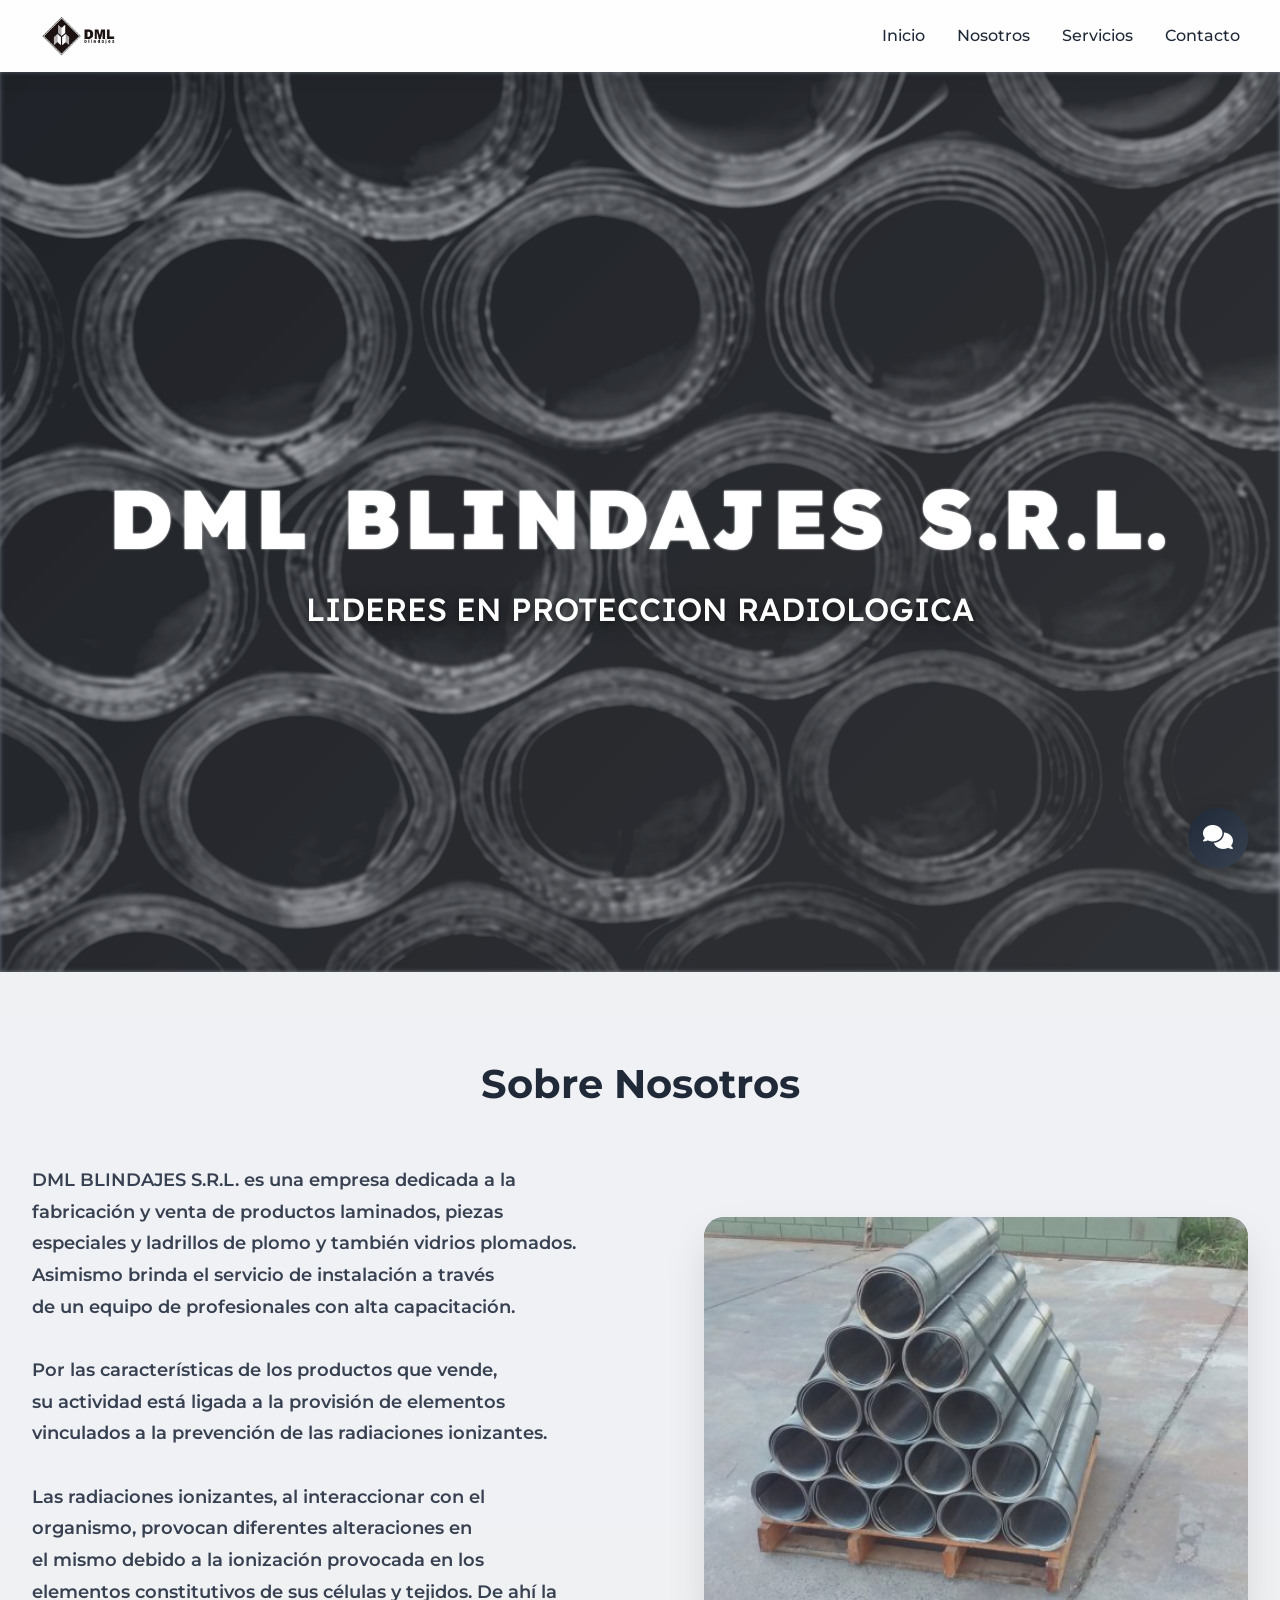
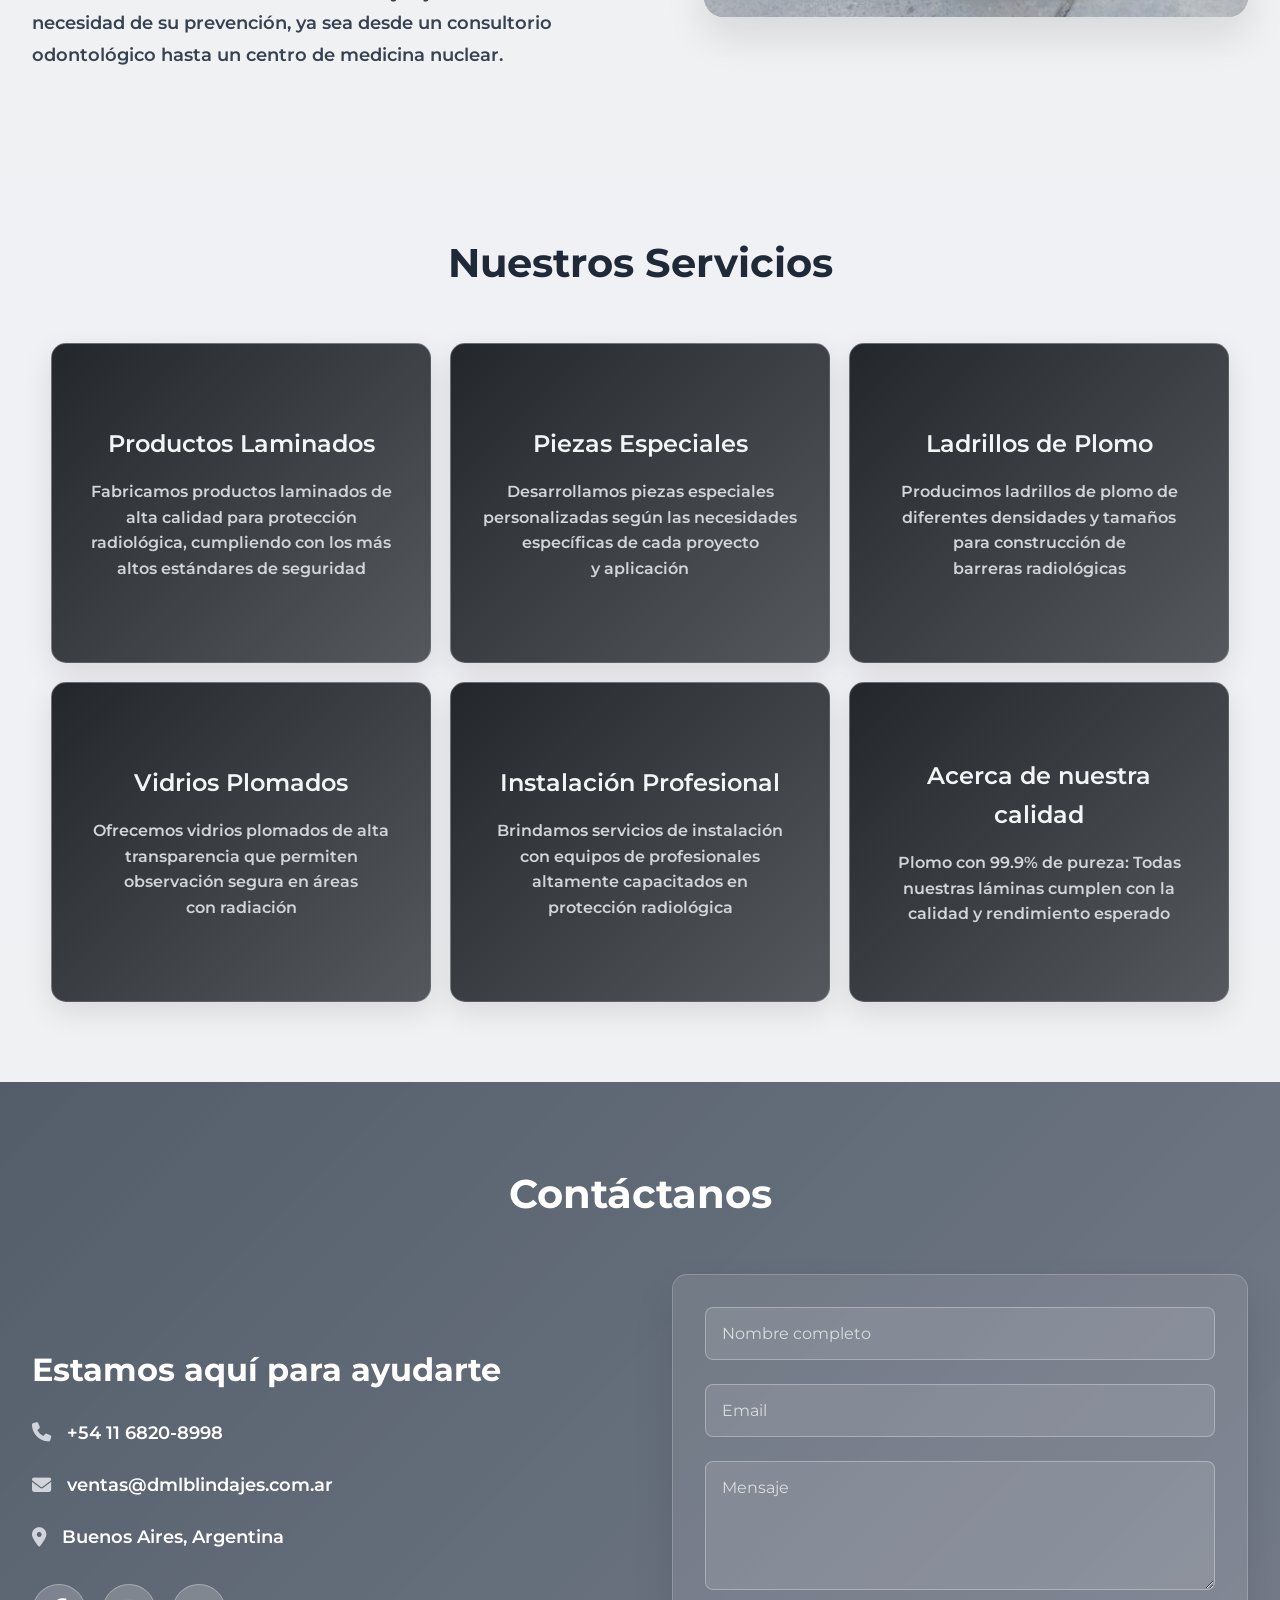
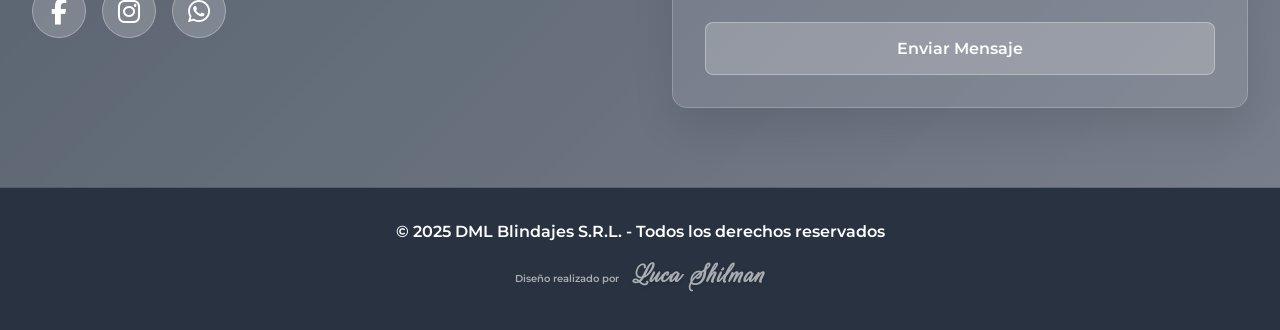
<file: index.html>
<!DOCTYPE html>
<html lang="es">
<head>
    <meta charset="UTF-8">
    <meta name="viewport" content="width=device-width, initial-scale=1.0">
    <title>DML Blindajes - Protección Radiológica | Productos Laminados y Vidrios Plomados</title>
    <meta name="description" content="DML Blindajes S.R.L. - Especialistas en protección radiológica. Productos laminados, piezas especiales, ladrillos de plomo y vidrios plomados. Instalación profesional en Argentina.">
    <meta name="keywords" content="protección radiológica, productos laminados, vidrios plomados, ladrillos de plomo, blindajes, radiación, Argentina">
    <meta name="author" content="DML Blindajes S.R.L.">
    <meta name="robots" content="index, follow">
    <meta property="og:title" content="DML Blindajes - Protección Radiológica">
    <meta property="og:description" content="Especialistas en protección radiológica. Productos laminados, piezas especiales y vidrios plomados.">
    <meta property="og:type" content="website">
    <meta property="og:url" content="https://dmlblindajes.com.ar">
    <meta property="og:image" content="logo-acostado-1030x500.png">
    <meta name="twitter:card" content="summary_large_image">
    <link rel="canonical" href="https://dmlblindajes.com.ar">
    <meta name="viewport" content="width=device-width, initial-scale=1.0">
    <meta name="theme-color" content="#4b5563">
    <link rel="icon" type="image/png" href="logo.png">
    <link rel="stylesheet" href="styles.css">
    
    <!-- Google Fonts -->
    <link rel="preconnect" href="https://fonts.googleapis.com">
    <link rel="preconnect" href="https://fonts.gstatic.com" crossorigin>
    <link href="https://fonts.googleapis.com/css2?family=Montserrat:wght@300;400;500;600;700&display=swap" rel="stylesheet">
    <link href="https://fonts.googleapis.com/css2?family=Lexend+Deca:wght@400;600;700&display=swap" rel="stylesheet">
    <link href="https://fonts.googleapis.com/css2?family=Rouge+Script&display=swap" rel="stylesheet">
    
    <!-- Font Awesome -->
    <link rel="stylesheet" href="https://cdnjs.cloudflare.com/ajax/libs/font-awesome/6.4.0/css/all.min.css">
</head>

<body>
    <!-- Header -->
    <header class="header" role="banner">
        <nav class="nav-container" role="navigation" aria-label="Navegación principal">
            <a href="index.html" class="logo" aria-label="DML Blindajes - Inicio">
                <img src="logo-acostado-1030x500.png" alt="DML Blindajes Logo" />
            </a>
            <ul class="nav-menu" role="menubar">
                <li role="none"><a href="index.html#inicio" role="menuitem">Inicio</a></li>
                <li role="none"><a href="index.html#nosotros" role="menuitem">Nosotros</a></li>
                <li role="none"><a href="index.html#servicios" role="menuitem">Servicios</a></li>
                <li role="none"><a href="index.html#contacto" role="menuitem">Contacto</a></li>
            </ul>
            <button class="mobile-menu-btn" aria-label="Abrir menú de navegación" aria-expanded="false">
                <i class="fas fa-bars"></i>
            </button>
        </nav>
    </header>

    <!-- Mobile Menu -->
    <div class="mobile-menu" role="dialog" aria-label="Menú de navegación móvil">
        <button class="mobile-close" aria-label="Cerrar menú de navegación">
            <i class="fas fa-times"></i>
        </button>
        <ul role="menubar">
            <li role="none"><a href="#inicio" role="menuitem">Inicio</a></li>
            <li role="none"><a href="#nosotros" role="menuitem">Nosotros</a></li>
            <li role="none"><a href="#servicios" role="menuitem">Servicios</a></li>
            <li role="none"><a href="#contacto" role="menuitem">Contacto</a></li>
        </ul>
    </div>

    <!-- Hero Section -->
    <section id="inicio" class="hero" role="banner" aria-labelledby="hero-title">
        <div class="hero-content">
            <h1 id="hero-title">DML BLINDAJES S.R.L.</h1>
            <h2 class="hero-sub">LIDERES EN PROTECCION RADIOLOGICA</h2>
        </div>
    </section>

    <!-- About Section -->
    <section id="nosotros" class="about" role="region" aria-labelledby="about-title">
        <div class="container">
            <h2 id="about-title" class="section-title animate-on-scroll">Sobre Nosotros</h2>
            <div class="about-content">
                <div class="about-text animate-on-scroll">
                    <p>DML BLINDAJES S.R.L. es una empresa dedicada a la fabricación y venta de productos laminados, piezas especiales y ladrillos de plomo y también vidrios plomados. Asimismo brinda el servicio de instalación a través de un equipo de profesionales con alta capacitación.</p>
                    <br>
                    <p>Por las características de los productos que vende, su actividad está ligada a la provisión de elementos vinculados a la prevención de las radiaciones ionizantes.</p>
                    <br>
                    <p>Las radiaciones ionizantes, al interaccionar con el organismo, provocan diferentes alteraciones en el mismo debido a la ionización provocada en los elementos constitutivos de sus células y tejidos. De ahí la necesidad de su prevención, ya sea desde un consultorio odontológico hasta un centro de medicina nuclear.</p>
                </div>
                <div class="about-image animate-on-scroll">
                </div>
            </div>
        </div>
    </section>

    <!-- Services Section -->
    <section id="servicios" class="services" role="region" aria-labelledby="services-title">
        <div class="container">
            <h2 id="services-title" class="section-title animate-on-scroll">Nuestros Servicios</h2>
            <div class="services-grid">
                <a class="service-card animate-on-scroll" href="laminados.html">
                    <div class="service-content">
                        <h3>Productos Laminados</h3>
                        <p>Fabricamos productos laminados de alta calidad para protección radiológica, cumpliendo con los más altos estándares de seguridad</p>
                    </div>
                </a>
                <a class="service-card animate-on-scroll" href="piezas.html">
                    <div class="service-content">
                        <h3>Piezas Especiales</h3>
                        <p>Desarrollamos piezas especiales personalizadas según las necesidades específicas de cada proyecto y aplicación</p>
                    </div>
                </a>
                <a class="service-card animate-on-scroll" href="ladrillos.html">
                    <div class="service-content">
                        <h3>Ladrillos de Plomo</h3>
                        <p>Producimos ladrillos de plomo de diferentes densidades y tamaños para construcción de barreras radiológicas</p>
                    </div>
                </a>
                <a class="service-card animate-on-scroll" href="vidrios.html">
                    <div class="service-content">
                        <h3>Vidrios Plomados</h3>
                        <p>Ofrecemos vidrios plomados de alta transparencia que permiten observación segura en áreas con radiación</p>
                    </div>
                </a>
                <a class="service-card animate-on-scroll" href="instalacion.html">
                    <div class="service-content">
                        <h3>Instalación Profesional</h3>
                        <p>Brindamos servicios de instalación con equipos de profesionales altamente capacitados en protección radiológica</p>
                    </div>
                </a>
                <a class="service-card animate-on-scroll" href="certificaciones.html">
                    <div class="service-content">
                        <h3>Acerca de nuestra calidad</h3>
                        <p>Plomo con 99.9% de pureza:
                        Todas nuestras láminas cumplen con la calidad y rendimiento esperado</p>
                    </div>
                </a>
            </div>
        </div>
    </section>

    <!-- Contact Section -->
    <section id="contacto" class="contact" role="region" aria-labelledby="contact-title">
        <div class="container">
            <h2 id="contact-title" class="section-title animate-on-scroll">Contáctanos</h2>
            <div class="contact-content">
                <div class="contact-info animate-on-scroll">
                    <h3>Estamos aquí para ayudarte</h3>
                    <div class="contact-item">
                        <i class="fas fa-phone"></i>
                        <span>+54 11 6820-8998</span>
                    </div>
                    <div class="contact-item">
                        <i class="fas fa-envelope"></i>
                        <span>ventas@dmlblindajes.com.ar</span>
                    </div>
                    <div class="contact-item">
                        <i class="fas fa-map-marker-alt"></i>
                        <span>Buenos Aires, Argentina</span>
                    </div>
                    <div class="social-links">
                        <a href="https://www.facebook.com/dmlblindajessrl/" class="social-link" target="_blank">
                            <i class="fab fa-facebook-f"></i>
                        </a>
                        <a href="https://www.instagram.com/dmlblindajes/" class="social-link" target="_blank">
                            <i class="fab fa-instagram"></i>
                        </a>
                        <a href="https://api.whatsapp.com/send?phone=541168208998&text=¡Hola!" class="social-link" target="_blank">
                            <i class="fab fa-whatsapp"></i>
                        </a>
                    </div>
                </div>
                <div class="contact-form animate-on-scroll">
                    <form>
                        <div class="form-group">
                            <input type="text" placeholder="Nombre completo" required>
                        </div>
                        <div class="form-group">
                            <input type="email" placeholder="Email" required>
                        </div>
                        <div class="form-group">
                            <textarea placeholder="Mensaje" rows="5" required></textarea>
                        </div>
                        <button type="submit" class="submit-btn">Enviar Mensaje</button>
                    </form>
                </div>
            </div>
        </div>
    </section>

    <!-- Footer -->
    <footer class="footer" role="contentinfo">
        <div class="footer-content">
            <p>&copy; 2025 DML Blindajes S.R.L. - Todos los derechos reservados</p>
            <p class="footer-content--firma">Diseño realizado por <span class="firma-luca">Luca Shilman</span></p>
        </div>
    </footer>

    <!-- AI Chat Widget -->
    <button class="chat-toggle" aria-label="Abrir chat de asistente virtual" onclick="toggleChat()">
        <i class="fas fa-comments"></i>
    </button>

    <div class="ai-chat-widget" id="chatWidget" role="dialog" aria-label="Chat de asistente virtual">
        <div class="chat-header">
            <h3>
                <span class="chat-header--span"></span>
                Asistente Virtual DML
            </h3>
            <button class="chat-close" onclick="toggleChat()" aria-label="Cerrar chat">
                <i class="fas fa-times"></i>
            </button>
        </div>
        <div class="chat-messages" id="chatMessages">
            <div class="message ai">
                ¡Hola! Soy el asistente virtual de DML Blindajes. ¿En qué puedo ayudarte hoy? Puedes preguntarme sobre nuestros productos de protección radiológica, servicios o solicitar una cotización.
            </div>
        </div>
        <div class="chat-input">
            <input type="text" id="chatInput" placeholder="Escribe tu mensaje..." aria-label="Mensaje del chat" onkeypress="handleChatKeyPress(event)">
            <button onclick="sendMessage()" aria-label="Enviar mensaje">
                <i class="fas fa-paper-plane"></i>
            </button>
        </div>
    </div>

    <!-- Structured Data --> 
    <script src="main.js"></script>
</body>
</html>
</file>
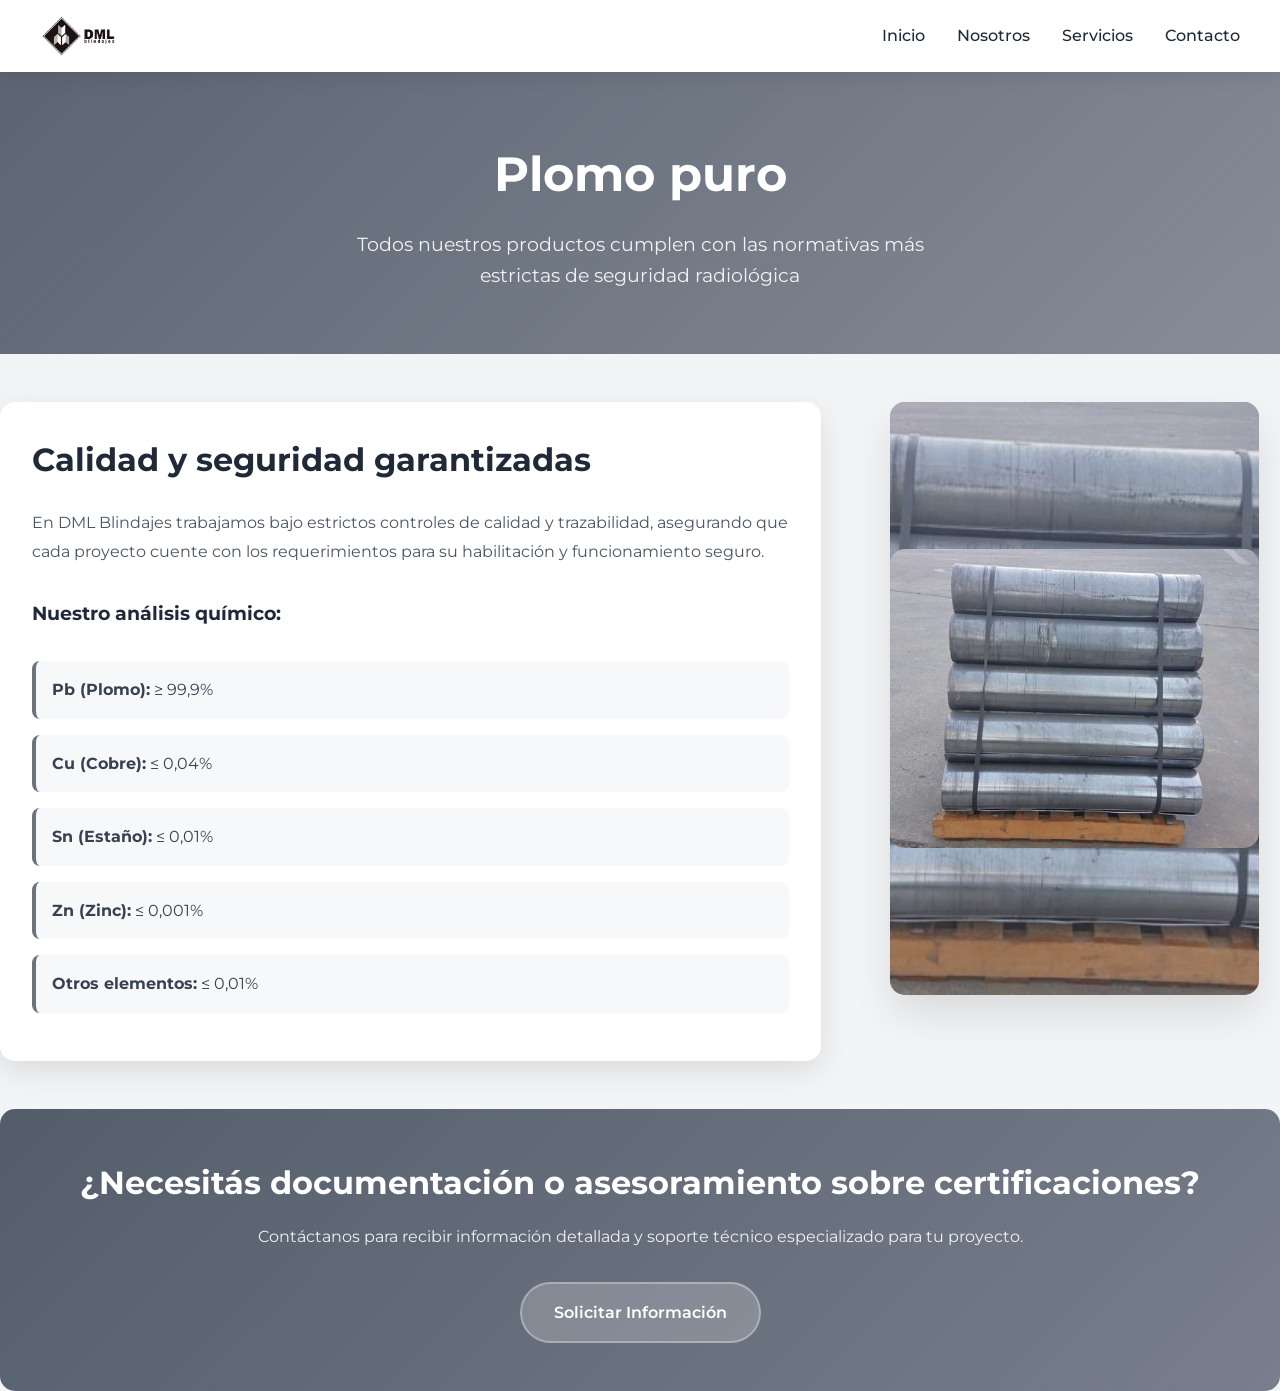
<file: certificaciones.html>
<!DOCTYPE html>
<html lang="es">
<head>
    <meta charset="UTF-8">
    <meta name="viewport" content="width=device-width, initial-scale=1.0">
    <title>Certificaciones - DML Blindajes</title>
    <meta name="description" content="Certificaciones de calidad y seguridad en proteccion radiologica. DML Blindajes S.R.L.">
    <!-- Google Fonts -->
    <link rel="preconnect" href="https://fonts.googleapis.com">
    <link rel="preconnect" href="https://fonts.gstatic.com" crossorigin>
    <link href="https://fonts.googleapis.com/css2?family=Montserrat:wght@300;400;500;600;700&display=swap" rel="stylesheet">
    <!-- Font Awesome -->
    <link rel="stylesheet" href="https://cdnjs.cloudflare.com/ajax/libs/font-awesome/6.4.0/css/all.min.css">
    <link rel="icon" type="image/png" href="logo.png">
    <link rel="stylesheet" href="certificacionesstyles.css">
    
</head>
<body>
    <!-- Header -->
    <header class="header" role="banner">
        <nav class="nav-container" role="navigation" aria-label="Navegación principal">
            <a href="index.html" class="logo" aria-label="DML Blindajes - Inicio">
                <img src="logo-acostado-1030x500.png" alt="DML Blindajes Logo" loading="lazy" />
            </a>
            <ul class="nav-menu" role="menubar">
                <li role="none"><a href="index.html#inicio" role="menuitem">Inicio</a></li>
                <li role="none"><a href="index.html#nosotros" role="menuitem">Nosotros</a></li>
                <li role="none"><a href="index.html#servicios" role="menuitem">Servicios</a></li>
                <li role="none"><a href="index.html#contacto" role="menuitem">Contacto</a></li>
            </ul>
            <button class="mobile-menu-btn" aria-label="Abrir menú de navegación" aria-expanded="false">
                <i class="fas fa-bars"></i>
            </button>
        </nav>
    </header>
    <!-- Mobile Menu -->
    <div class="mobile-menu" role="dialog" aria-label="Menú de navegación móvil">
        <button class="mobile-close" aria-label="Cerrar menú de navegación">
            <i class="fas fa-times"></i>
        </button>
        <ul role="menubar">
            <li role="none"><a href="index.html#inicio" role="menuitem">Inicio</a></li>
            <li role="none"><a href="index.html#nosotros" role="menuitem">Nosotros</a></li>
            <li role="none"><a href="index.html#servicios" role="menuitem">Servicios</a></li>
            <li role="none"><a href="index.html#contacto" role="menuitem">Contacto</a></li>
        </ul>
    </div>
    <!-- Service Hero -->
    <section class="service-hero">
        <div class="container">
            <h1>Plomo puro</h1>
            <p>Todos nuestros productos cumplen con las normativas más estrictas de seguridad radiológica</p>
        </div>
    </section>
    <!-- Service Content -->
    <div class="container">
        <div class="service-content">
            <div class="service-text">
                <h2>Calidad y seguridad garantizadas</h2>
                <p>En DML Blindajes trabajamos bajo estrictos controles de calidad y trazabilidad, asegurando que cada proyecto cuente con los requerimientos para su habilitación y funcionamiento seguro.</p>
                <h3>Nuestro análisis químico:</h3>
                <ul class="features-list">
                    <li><strong>Pb (Plomo):</strong> ≥ 99,9%</li>
                    <li><strong>Cu (Cobre):</strong> ≤ 0,04%</li>
                    <li><strong>Sn (Estaño):</strong> ≤ 0,01%</li>
                    <li><strong>Zn (Zinc):</strong> ≤ 0,001%</li>
                    <li><strong>Otros elementos:</strong> ≤ 0,01%</li>
                </ul>
            </div>
            <div class="service-image">
                <img src="IMG-20170207-WA0024-495x400.jpg" alt="Certificados de calidad y seguridad radiológica" loading="lazy" />
            </div>
        </div>
        <!-- CTA Section -->
        <div class="cta-section">
            <h3>¿Necesitás documentación o asesoramiento sobre certificaciones?</h3>
            <p>Contáctanos para recibir información detallada y soporte técnico especializado para tu proyecto.</p>
            <a href="index.html#contacto" class="cta-button">Solicitar Información</a>
        </div>
    </div>
    <script src="certificaciones.js"></script>
</body>
</html>
</file>
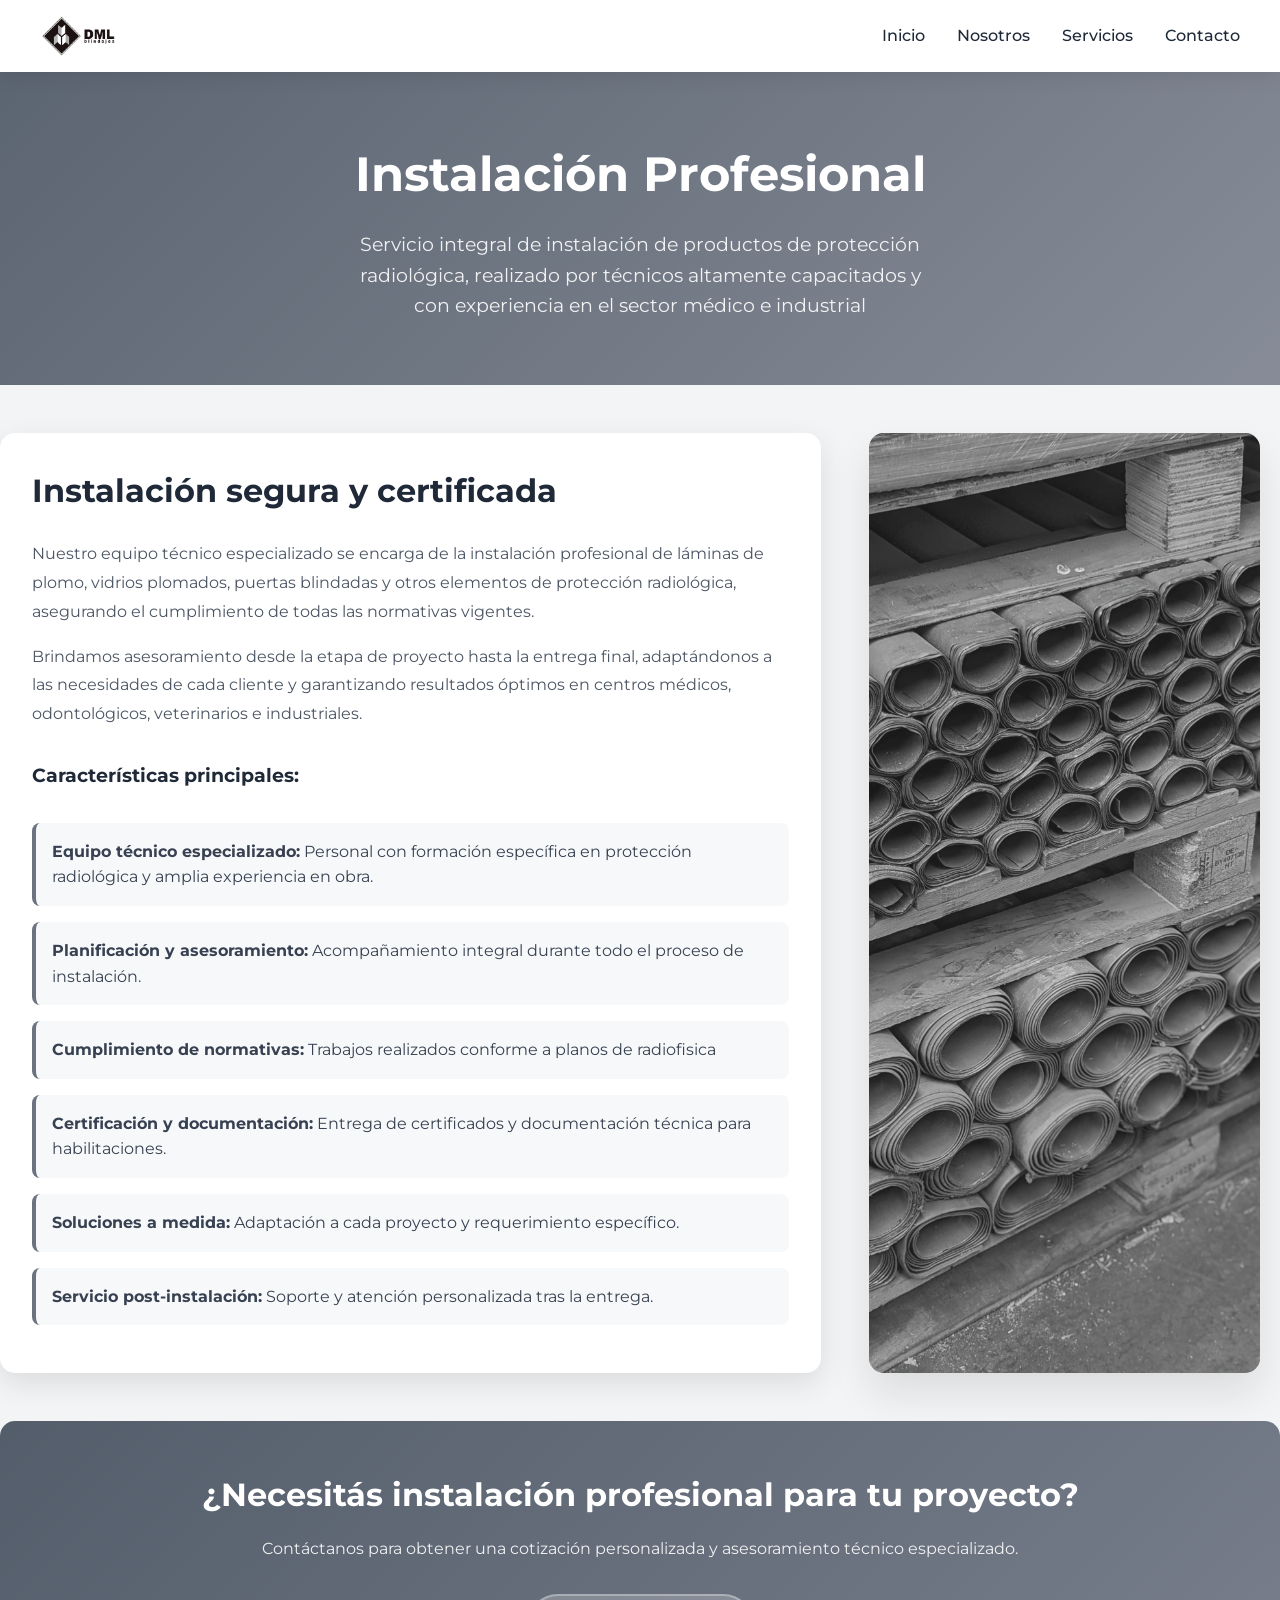
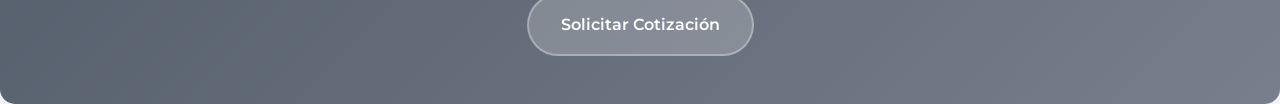
<file: instalacion.html>
<!DOCTYPE html>
<html lang="es">
<head>
    <meta charset="UTF-8">
    <meta name="viewport" content="width=device-width, initial-scale=1.0">
    <title>Instalación Profesional - DML Blindajes</title>
    <meta name="description" content="Servicio de instalación profesional de productos de protección radiológica. DML Blindajes S.R.L.">
    <!-- Google Fonts -->
    <link rel="preconnect" href="https://fonts.googleapis.com">
    <link rel="preconnect" href="https://fonts.gstatic.com" crossorigin>
    <link href="https://fonts.googleapis.com/css2?family=Montserrat:wght@300;400;500;600;700&display=swap" rel="stylesheet">
    <!-- Font Awesome -->
    <link rel="stylesheet" href="https://cdnjs.cloudflare.com/ajax/libs/font-awesome/6.4.0/css/all.min.css">
    <link rel="icon" type="image/png" href="logo.png">
    <link rel="stylesheet" href="instalacionstyles.css">
    
</head>
<body>
    <!-- Header -->
    <header class="header" role="banner">
        <nav class="nav-container" role="navigation" aria-label="Navegación principal">
            <a href="index.html" class="logo" aria-label="DML Blindajes - Inicio">
                <img src="logo-acostado-1030x500.png" alt="DML Blindajes Logo" loading="lazy" />
            </a>
            <ul class="nav-menu" role="menubar">
                <li role="none"><a href="index.html#inicio" role="menuitem">Inicio</a></li>
                <li role="none"><a href="index.html#nosotros" role="menuitem">Nosotros</a></li>
                <li role="none"><a href="index.html#servicios" role="menuitem">Servicios</a></li>
                <li role="none"><a href="index.html#contacto" role="menuitem">Contacto</a></li>
            </ul>
            <button class="mobile-menu-btn" aria-label="Abrir menú de navegación" aria-expanded="false">
                <i class="fas fa-bars"></i>
            </button>
        </nav>
    </header>
    <!-- Mobile Menu -->
    <div class="mobile-menu" role="dialog" aria-label="Menú de navegación móvil">
        <button class="mobile-close" aria-label="Cerrar menú de navegación">
            <i class="fas fa-times"></i>
        </button>
        <ul role="menubar">
            <li role="none"><a href="index.html#inicio" role="menuitem">Inicio</a></li>
            <li role="none"><a href="index.html#nosotros" role="menuitem">Nosotros</a></li>
            <li role="none"><a href="index.html#servicios" role="menuitem">Servicios</a></li>
            <li role="none"><a href="index.html#contacto" role="menuitem">Contacto</a></li>
        </ul>
    </div>
    <!-- Service Hero -->
    <section class="service-hero">
        <div class="container">
            <h1>Instalación Profesional</h1>
            <p>Servicio integral de instalación de productos de protección radiológica, realizado por técnicos altamente capacitados y con experiencia en el sector médico e industrial</p>
        </div>
    </section>


    <!-- Service Content -->
    <div class="container">
        <div class="service-content">
            <div class="service-text">
                <h2>Instalación segura y certificada</h2>
                <p>Nuestro equipo técnico especializado se encarga de la instalación profesional de láminas de plomo, vidrios plomados, puertas blindadas y otros elementos de protección radiológica, asegurando el cumplimiento de todas las normativas vigentes.</p>
                <p>Brindamos asesoramiento desde la etapa de proyecto hasta la entrega final, adaptándonos a las necesidades de cada cliente y garantizando resultados óptimos en centros médicos, odontológicos, veterinarios e industriales.</p>
                <h3>Características principales:</h3>
                <ul class="features-list">
                    <li><strong>Equipo técnico especializado:</strong> Personal con formación específica en protección radiológica y amplia experiencia en obra.</li>
                    <li><strong>Planificación y asesoramiento:</strong> Acompañamiento integral durante todo el proceso de instalación.</li>
                    <li><strong>Cumplimiento de normativas:</strong> Trabajos realizados conforme a planos de radiofisica</li>
                    <li><strong>Certificación y documentación:</strong> Entrega de certificados y documentación técnica para habilitaciones.</li>
                    <li><strong>Soluciones a medida:</strong> Adaptación a cada proyecto y requerimiento específico.</li>
                    <li><strong>Servicio post-instalación:</strong> Soporte y atención personalizada tras la entrega.</li>
                </ul>
            </div>
            <div class="service-image">
                
            </div>
        </div>
        <!-- CTA Section -->
        <div class="cta-section">
            <h3>¿Necesitás instalación profesional para tu proyecto?</h3>
            <p>Contáctanos para obtener una cotización personalizada y asesoramiento técnico especializado.</p>
            <a href="index.html#contacto" class="cta-button">Solicitar Cotización</a>
        </div>
    </div>
    <script src="instalaciones.js"></script>
</body>
</html>
</file>
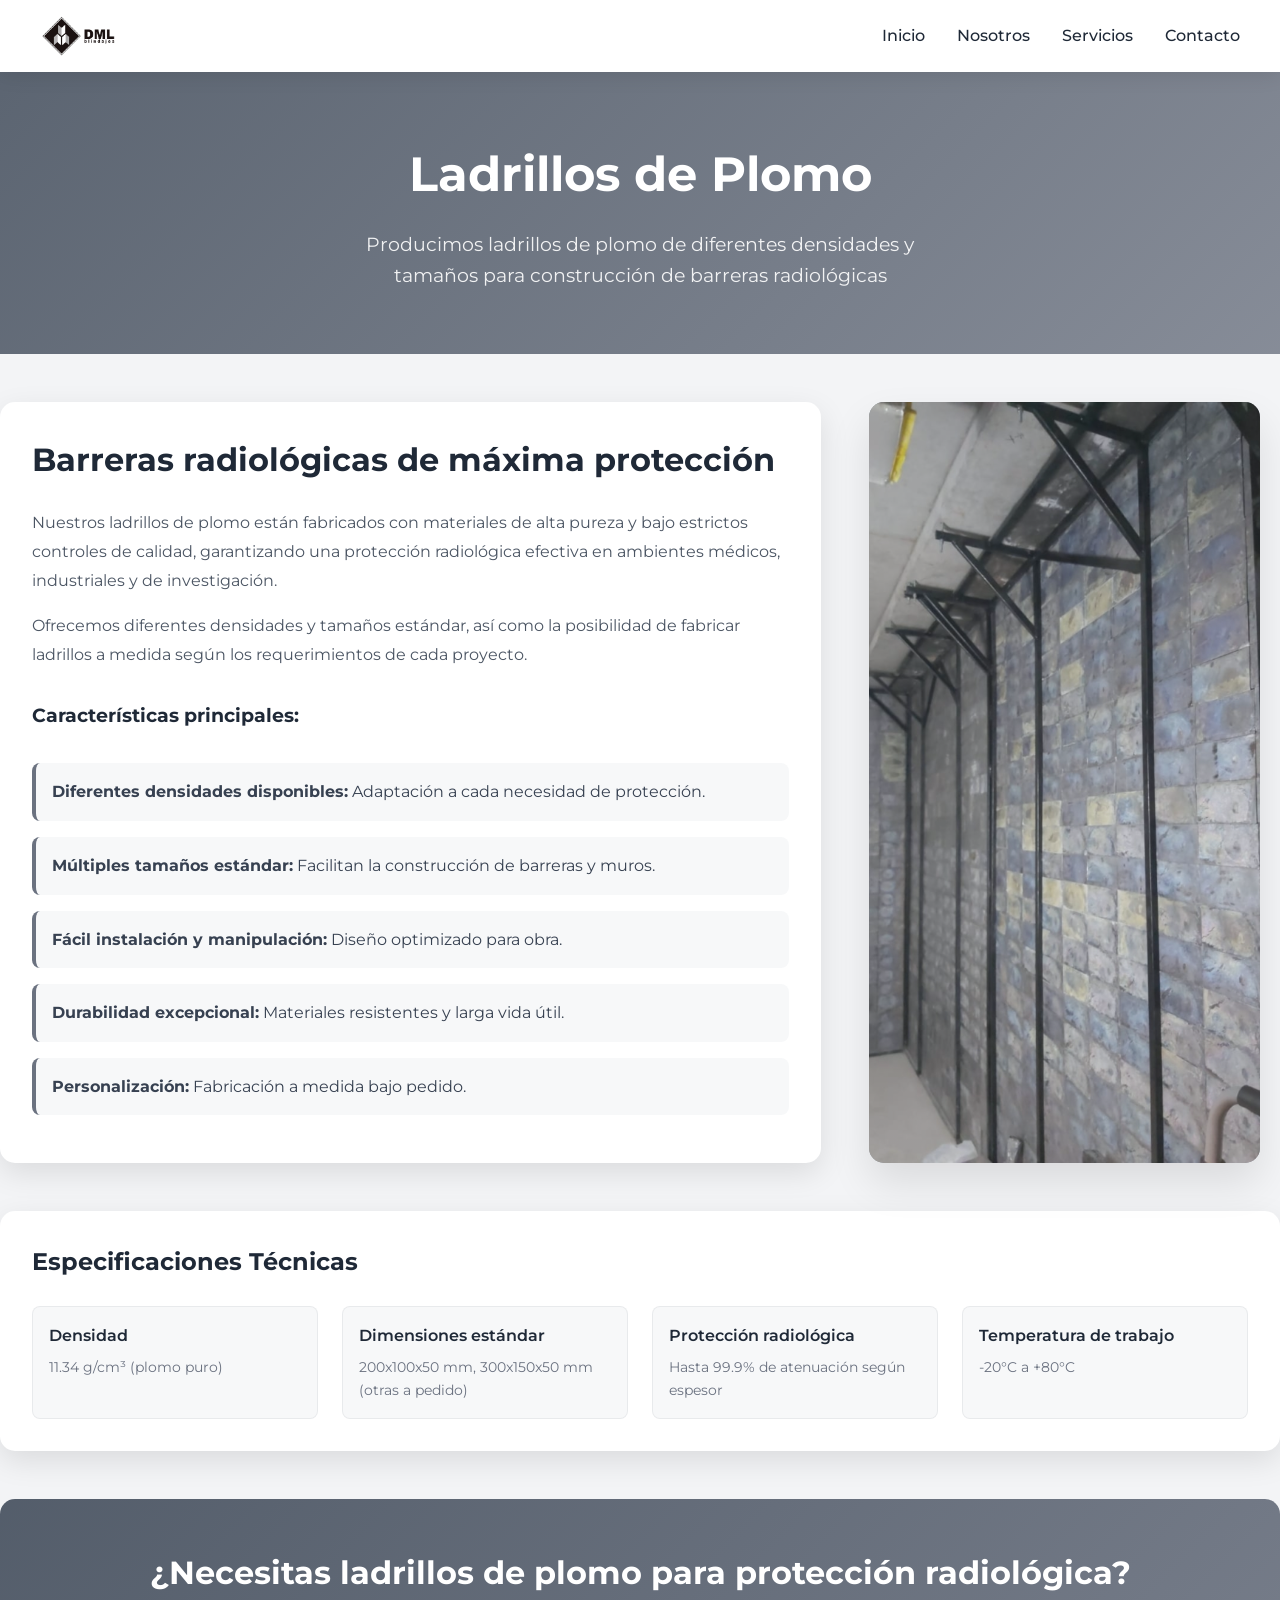
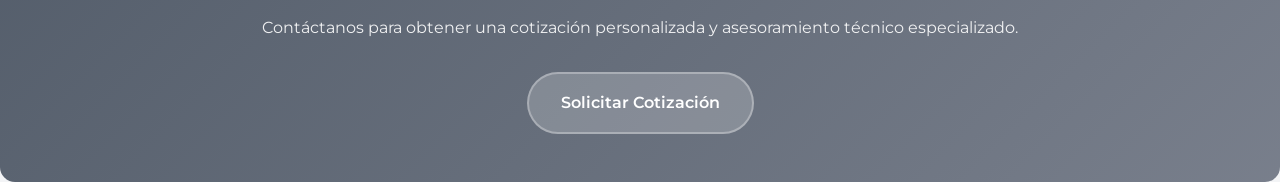
<file: ladrillos.html>
<!DOCTYPE html>
<html lang="es">
<head>
    <meta charset="UTF-8">
    <meta name="viewport" content="width=device-width, initial-scale=1.0">
    <title>Ladrillos de Plomo - DML Blindajes</title>
    <meta name="description" content="Ladrillos de plomo de alta calidad para proteccion radiologica. DML Blindajes S.R.L.">
    <link rel="preconnect" href="https://fonts.googleapis.com">
    <link rel="preconnect" href="https://fonts.gstatic.com" crossorigin>
    <link href="https://fonts.googleapis.com/css2?family=Montserrat:wght@300;400;500;600;700&display=swap" rel="stylesheet">
    <link rel="stylesheet" href="https://cdnjs.cloudflare.com/ajax/libs/font-awesome/6.4.0/css/all.min.css">
    <link rel="icon" type="image/png" href="logo.png">
    <link rel="stylesheet" href="ladrillosstyles.css">
</head>
<body>
    <!-- Header -->
    <header class="header" role="banner">
        <nav class="nav-container" role="navigation" aria-label="Navegación principal">
            <a href="index.html" class="logo" aria-label="DML Blindajes - Inicio">
                <img src="logo-acostado-1030x500.png" alt="DML Blindajes Logo" loading="lazy" />
            </a>
            <ul class="nav-menu" role="menubar">
                <li role="none"><a href="index.html#inicio" role="menuitem">Inicio</a></li>
                <li role="none"><a href="index.html#nosotros" role="menuitem">Nosotros</a></li>
                <li role="none"><a href="index.html#servicios" role="menuitem">Servicios</a></li>
                <li role="none"><a href="index.html#contacto" role="menuitem">Contacto</a></li>
            </ul>
            <button class="mobile-menu-btn" aria-label="Abrir menú de navegación" aria-expanded="false">
                <i class="fas fa-bars"></i>
            </button>
        </nav>
    </header>
    <!-- Mobile Menu -->
    <div class="mobile-menu" role="dialog" aria-label="Menú de navegación móvil">
        <button class="mobile-close" aria-label="Cerrar menú de navegación">
            <i class="fas fa-times"></i>
        </button>
        <ul role="menubar">
            <li role="none"><a href="index.html#inicio" role="menuitem">Inicio</a></li>
            <li role="none"><a href="index.html#nosotros" role="menuitem">Nosotros</a></li>
            <li role="none"><a href="index.html#servicios" role="menuitem">Servicios</a></li>
            <li role="none"><a href="index.html#contacto" role="menuitem">Contacto</a></li>
        </ul>
    </div>
    
    <!-- Service Hero -->
    <section class="service-hero">
        <div class="container">
            <h1>Ladrillos de Plomo</h1>
            <p>Producimos ladrillos de plomo de diferentes densidades y tamaños para construcción de barreras radiológicas</p>
        </div>
    </section>

    <!-- Service Content -->
    <div class="container">
        <div class="service-content">
            <div class="service-text">
                <h2>Barreras radiológicas de máxima protección</h2>
                <p>Nuestros ladrillos de plomo están fabricados con materiales de alta pureza y bajo estrictos controles de calidad, garantizando una protección radiológica efectiva en ambientes médicos, industriales y de investigación.</p>
                <p>Ofrecemos diferentes densidades y tamaños estándar, así como la posibilidad de fabricar ladrillos a medida según los requerimientos de cada proyecto.</p>
                <h3>Características principales:</h3>
                <ul class="features-list">
                    <li><strong>Diferentes densidades disponibles:</strong> Adaptación a cada necesidad de protección.</li>
                    <li><strong>Múltiples tamaños estándar:</strong> Facilitan la construcción de barreras y muros.</li>
                    <li><strong>Fácil instalación y manipulación:</strong> Diseño optimizado para obra.</li>
                    <li><strong>Durabilidad excepcional:</strong> Materiales resistentes y larga vida útil.</li>
                    <li><strong>Personalización:</strong> Fabricación a medida bajo pedido.</li>
                </ul>
            </div>
            <div class="service-image">
                
            </div>
        </div>
        
        <!-- Specifications -->
        <div class="specs-section">
            <h3>Especificaciones Técnicas</h3>
            <div class="specs-grid">
                <div class="spec-item">
                    <h4>Densidad</h4>
                    <p>11.34 g/cm³ (plomo puro)</p>
                </div>
                <div class="spec-item">
                    <h4>Dimensiones estándar</h4>
                    <p>200x100x50 mm, 300x150x50 mm (otras a pedido)</p>
                </div>
                <div class="spec-item">
                    <h4>Protección radiológica</h4>
                    <p>Hasta 99.9% de atenuación según espesor</p>
                </div>
                <div class="spec-item">
                    <h4>Temperatura de trabajo</h4>
                    <p>-20°C a +80°C</p>
                </div>
            </div>
        </div>
        
        <!-- CTA Section -->
        <div class="cta-section">
            <h3>¿Necesitas ladrillos de plomo para protección radiológica?</h3>
            <p>Contáctanos para obtener una cotización personalizada y asesoramiento técnico especializado.</p>
            <a href="index.html#contacto" class="cta-button">Solicitar Cotización</a>
        </div>
    </div>
    <script src="ladrillos.js"></script>
</body>
</html>
</file>
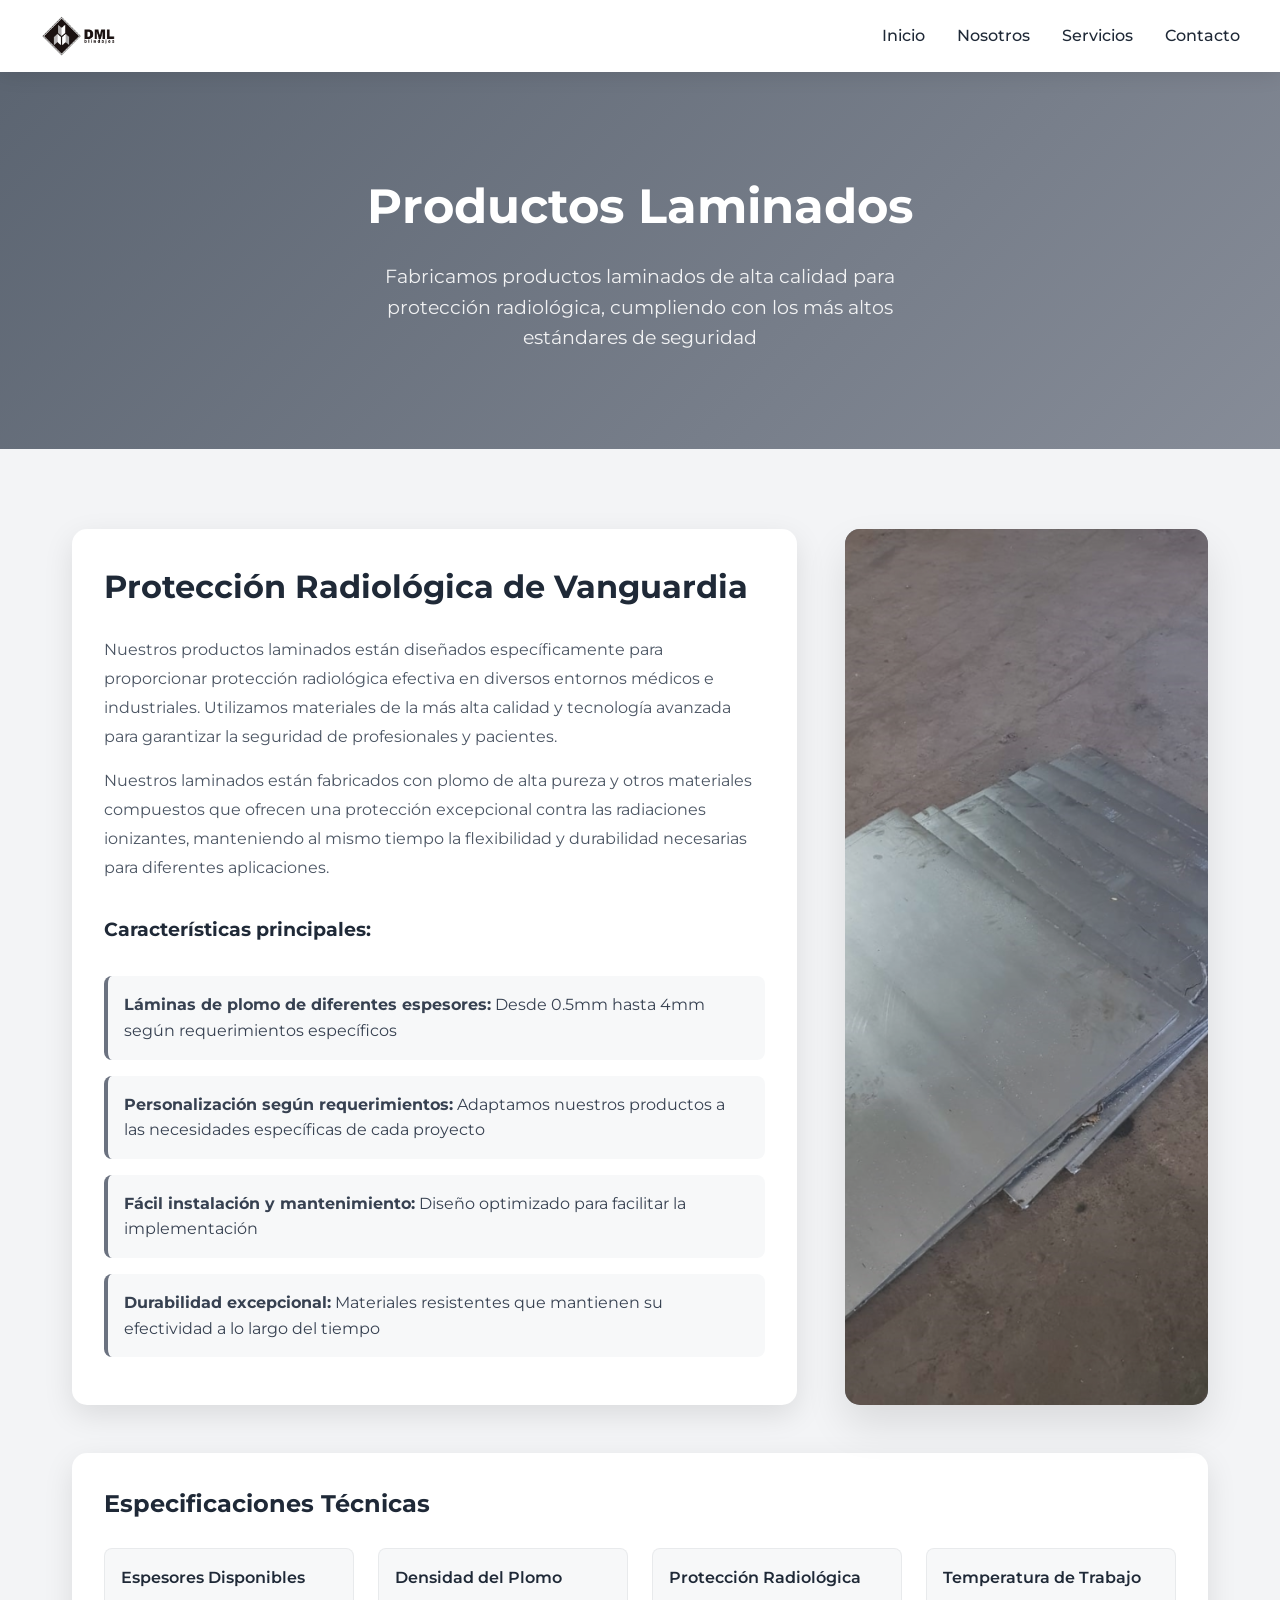
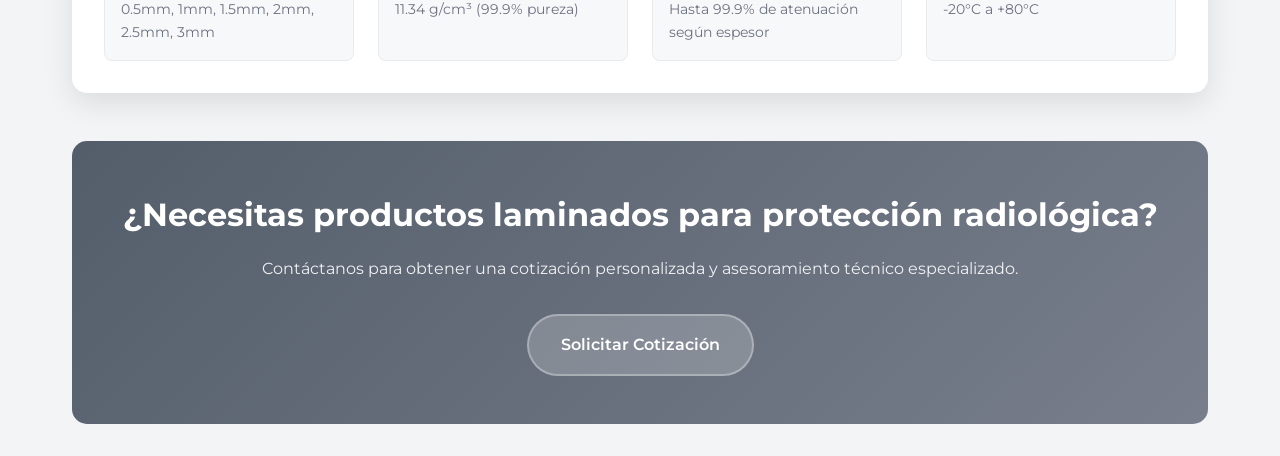
<file: laminados.html>
<!DOCTYPE html>
<html lang="es">
<head>
    <meta charset="UTF-8">
    <meta name="viewport" content="width=device-width, initial-scale=1.0">
    <title>Productos Laminados - DML Blindajes</title>
    <meta name="description" content="Productos laminados de alta calidad para protección radiológica. DML Blindajes S.R.L.">
    
    <!-- Google Fonts -->
    <link rel="preconnect" href="https://fonts.googleapis.com">
    <link rel="preconnect" href="https://fonts.gstatic.com" crossorigin>
    <link href="https://fonts.googleapis.com/css2?family=Montserrat:wght@300;400;500;600;700&display=swap" rel="stylesheet">
    
    <!-- Font Awesome -->
    <link rel="stylesheet" href="https://cdnjs.cloudflare.com/ajax/libs/font-awesome/6.4.0/css/all.min.css">

    <link rel="stylesheet" href="laminadosstyles.css">
    
</head>
<body>
    <!-- Header -->
    <header class="header" role="banner">
        <nav class="nav-container" role="navigation" aria-label="Navegación principal">
            <a href="index.html" class="logo" aria-label="DML Blindajes - Inicio">
                <img src="logo-acostado-1030x500.png" alt="DML Blindajes Logo" />
            </a>
            <ul class="nav-menu" role="menubar">
                <li role="none"><a href="index.html#inicio" role="menuitem">Inicio</a></li>
                <li role="none"><a href="index.html#nosotros" role="menuitem">Nosotros</a></li>
                <li role="none"><a href="index.html#servicios" role="menuitem">Servicios</a></li>
                <li role="none"><a href="index.html#contacto" role="menuitem">Contacto</a></li>
            </ul>
            <button class="mobile-menu-btn" aria-label="Abrir menú de navegación" aria-expanded="false">
                <i class="fas fa-bars"></i>
            </button>
        </nav>
    </header>
    <!-- Mobile Menu -->
    <div class="mobile-menu" role="dialog" aria-label="Menú de navegación móvil">
        <button class="mobile-close" aria-label="Cerrar menú de navegación">
            <i class="fas fa-times"></i>
        </button>
        <ul role="menubar">
            <li role="none"><a href="index.html#inicio" role="menuitem">Inicio</a></li>
            <li role="none"><a href="index.html#nosotros" role="menuitem">Nosotros</a></li>
            <li role="none"><a href="index.html#servicios" role="menuitem">Servicios</a></li>
            <li role="none"><a href="index.html#contacto" role="menuitem">Contacto</a></li>
        </ul>
    </div>

    <!-- Service Hero -->
    <section class="service-hero">
        <div class="container">
            <h1>Productos Laminados</h1>
            <p>Fabricamos productos laminados de alta calidad para protección radiológica, cumpliendo con los más altos estándares de seguridad</p>
        </div>
    </section>

    <!-- Service Content -->
    <div class="container">
        <div class="service-content">
            <div class="service-text">
                <h2>Protección Radiológica de Vanguardia</h2>
                <p>Nuestros productos laminados están diseñados específicamente para proporcionar protección radiológica efectiva en diversos entornos médicos e industriales. Utilizamos materiales de la más alta calidad y tecnología avanzada para garantizar la seguridad de profesionales y pacientes.</p>
                
                <p>Nuestros laminados están fabricados con plomo de alta pureza y otros materiales compuestos que ofrecen una protección excepcional contra las radiaciones ionizantes, manteniendo al mismo tiempo la flexibilidad y durabilidad necesarias para diferentes aplicaciones.</p>

                <h3>Características principales:</h3>
                <ul class="features-list">
                    <li><strong>Láminas de plomo de diferentes espesores:</strong> Desde 0.5mm hasta 4mm según requerimientos específicos</li>
                    <li><strong>Personalización según requerimientos:</strong> Adaptamos nuestros productos a las necesidades específicas de cada proyecto</li>
                    <li><strong>Fácil instalación y mantenimiento:</strong> Diseño optimizado para facilitar la implementación</li>
                    <li><strong>Durabilidad excepcional:</strong> Materiales resistentes que mantienen su efectividad a lo largo del tiempo</li>
                </ul>
            </div>
            <div class="service-image">
                
            </div>
        </div>

        <!-- Specifications -->
        <div class="specs-section">
            <h3>Especificaciones Técnicas</h3>
            <div class="specs-grid">
                <div class="spec-item">
                    <h4>Espesores Disponibles</h4>
                    <p>0.5mm, 1mm, 1.5mm, 2mm, 2.5mm, 3mm</p>
                </div>
                <div class="spec-item">
                    <h4>Densidad del Plomo</h4>
                    <p>11.34 g/cm³ (99.9% pureza)</p>
                </div>
                <div class="spec-item">
                    <h4>Protección Radiológica</h4>
                    <p>Hasta 99.9% de atenuación según espesor</p>
                </div>
                <div class="spec-item">
                    <h4>Temperatura de Trabajo</h4>
                    <p>-20°C a +80°C</p>
                </div>
            </div>
        </div>

        <!-- CTA Section -->
        <div class="cta-section">
            <h3>¿Necesitas productos laminados para protección radiológica?</h3>
            <p>Contáctanos para obtener una cotización personalizada y asesoramiento técnico especializado.</p>
            <a href="index.html#contacto" class="cta-button">Solicitar Cotización</a>
        </div>
    </div>
    <script src="laminados.js"></script>
</body>
</html>
</file>
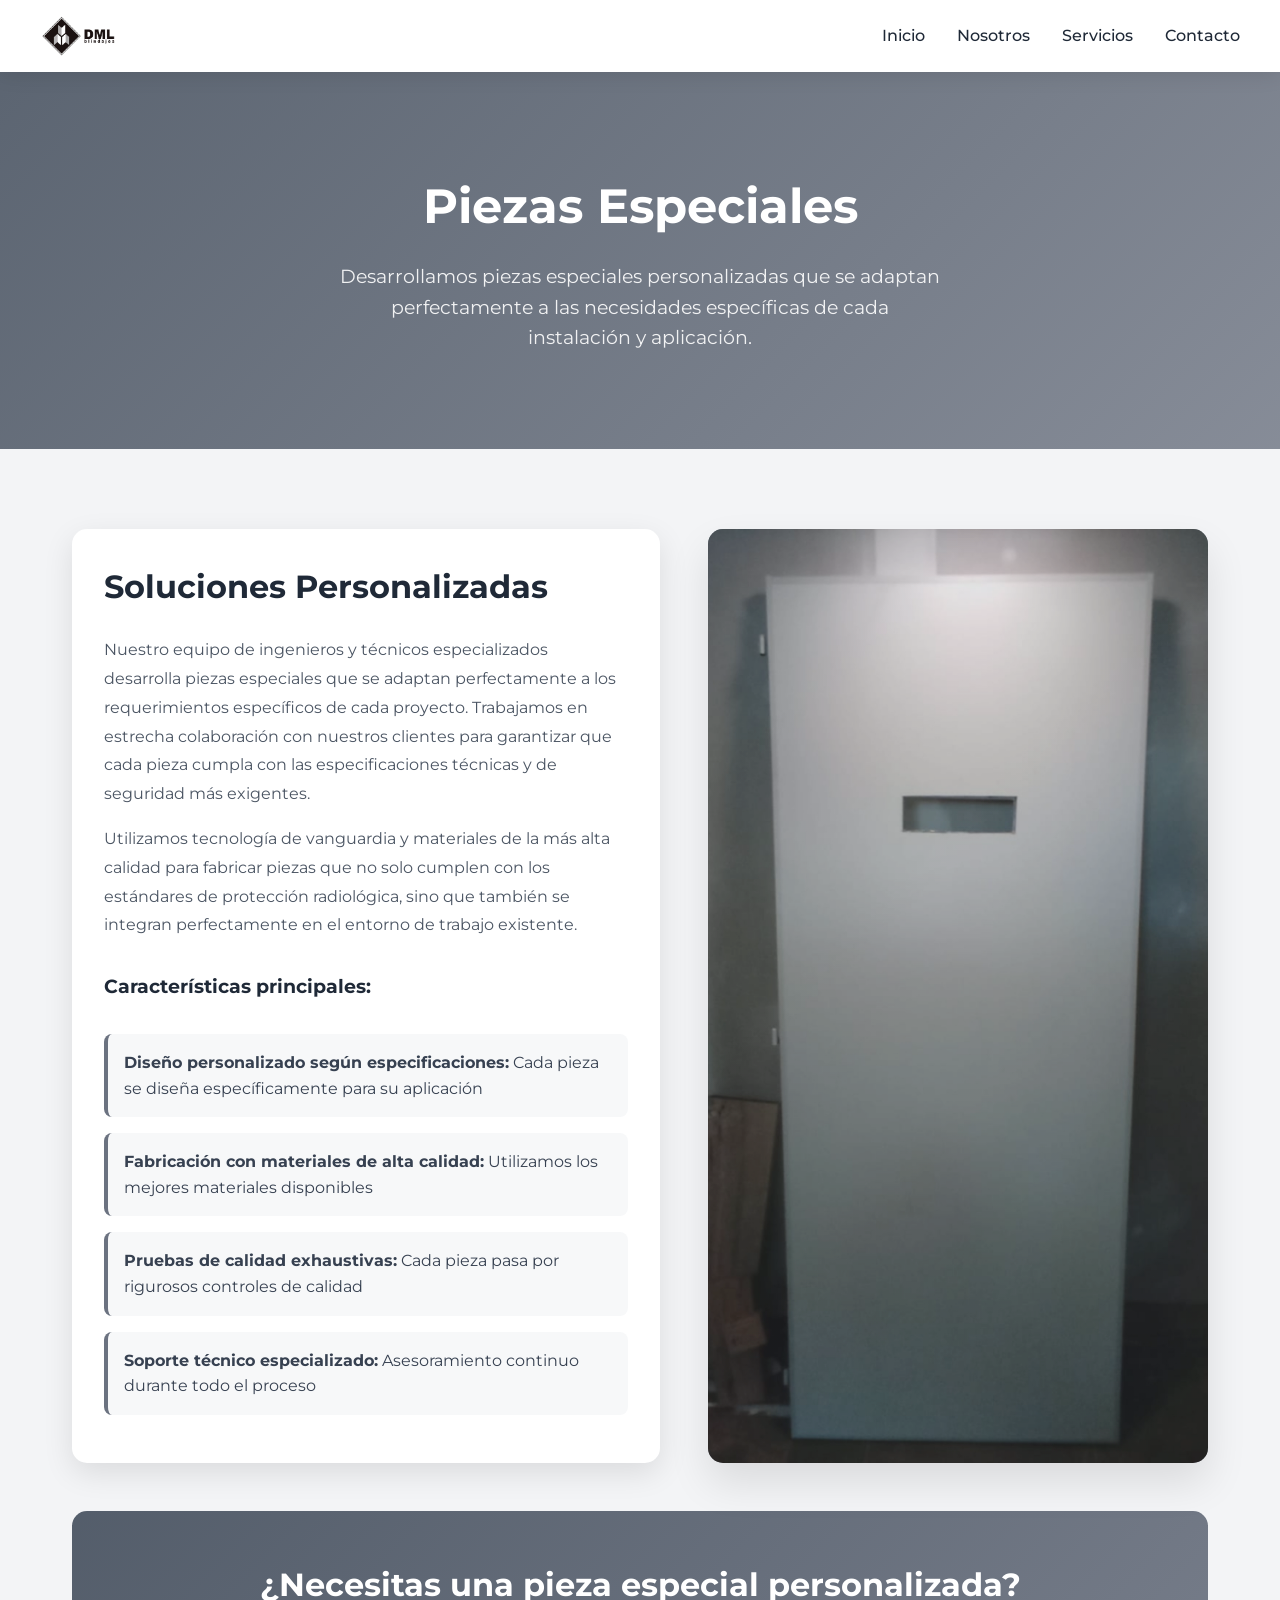
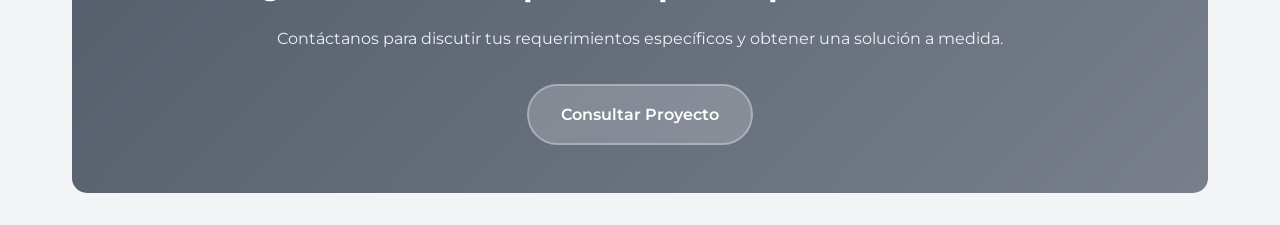
<file: piezas.html>
<!DOCTYPE html>
<html lang="es">
<head>
    <meta charset="UTF-8">
    <meta name="viewport" content="width=device-width, initial-scale=1.0">
    <title>Piezas Especiales - DML Blindajes</title>
    <meta name="description" content="Piezas especiales personalizadas para protección radiológica. DML Blindajes S.R.L.">
    <link rel="stylesheet" href="piezasespecialesstyles.css">
    
    <!-- Google Fonts -->
    <link rel="preconnect" href="https://fonts.googleapis.com">
    <link rel="preconnect" href="https://fonts.gstatic.com" crossorigin>
    <link href="https://fonts.googleapis.com/css2?family=Montserrat:wght@300;400;500;600;700&display=swap" rel="stylesheet">
    
    <!-- Font Awesome -->
    <link rel="stylesheet" href="https://cdnjs.cloudflare.com/ajax/libs/font-awesome/6.4.0/css/all.min.css">
    
</head>
<body>
    <!-- Header -->
    <header class="header" role="banner">
        <nav class="nav-container" role="navigation" aria-label="Navegación principal">
            <a href="index.html" class="logo" aria-label="DML Blindajes - Inicio">
                <img src="logo-acostado-1030x500.png" alt="DML Blindajes Logo" />
            </a>
            <ul class="nav-menu" role="menubar">
                <li role="none"><a href="index.html#inicio" role="menuitem">Inicio</a></li>
                <li role="none"><a href="index.html#nosotros" role="menuitem">Nosotros</a></li>
                <li role="none"><a href="index.html#servicios" role="menuitem">Servicios</a></li>
                <li role="none"><a href="index.html#contacto" role="menuitem">Contacto</a></li>
            </ul>
            <button class="mobile-menu-btn" aria-label="Abrir menú de navegación" aria-expanded="false">
                <i class="fas fa-bars"></i>
            </button>
        </nav>
    </header>
    <!-- Mobile Menu -->
    <div class="mobile-menu" role="dialog" aria-label="Menú de navegación móvil">
        <button class="mobile-close" aria-label="Cerrar menú de navegación">
            <i class="fas fa-times"></i>
        </button>
        <ul role="menubar">
            <li role="none"><a href="index.html#inicio" role="menuitem">Inicio</a></li>
            <li role="none"><a href="index.html#nosotros" role="menuitem">Nosotros</a></li>
            <li role="none"><a href="index.html#servicios" role="menuitem">Servicios</a></li>
            <li role="none"><a href="index.html#contacto" role="menuitem">Contacto</a></li>
        </ul>
    </div>

    <!-- Service Hero -->
    <section class="service-hero">
        <div class="container">
            <h1>Piezas Especiales</h1>
            <p>Desarrollamos piezas especiales personalizadas que se adaptan perfectamente a las necesidades específicas de cada instalación y aplicación.</p>
        </div>
    </section>

    <!-- Service Content -->
    <div class="container">
        <div class="service-content">
            <div class="service-text">
                <h2>Soluciones Personalizadas</h2>
                <p>Nuestro equipo de ingenieros y técnicos especializados desarrolla piezas especiales que se adaptan perfectamente a los requerimientos específicos de cada proyecto. Trabajamos en estrecha colaboración con nuestros clientes para garantizar que cada pieza cumpla con las especificaciones técnicas y de seguridad más exigentes.</p>
                
                <p>Utilizamos tecnología de vanguardia y materiales de la más alta calidad para fabricar piezas que no solo cumplen con los estándares de protección radiológica, sino que también se integran perfectamente en el entorno de trabajo existente.</p>

                <h3>Características principales:</h3>
                <ul class="features-list">
                    <li><strong>Diseño personalizado según especificaciones:</strong> Cada pieza se diseña específicamente para su aplicación</li>
                    <li><strong>Fabricación con materiales de alta calidad:</strong> Utilizamos los mejores materiales disponibles</li>
                    <li><strong>Pruebas de calidad exhaustivas:</strong> Cada pieza pasa por rigurosos controles de calidad</li>
                    <li><strong>Soporte técnico especializado:</strong> Asesoramiento continuo durante todo el proceso</li>
                </ul>
            </div>
            <div class="service-image">
            </div>
        </div>

        <!-- CTA Section -->
        <div class="cta-section">
            <h3>¿Necesitas una pieza especial personalizada?</h3>
            <p>Contáctanos para discutir tus requerimientos específicos y obtener una solución a medida.</p>
            <a href="index.html#contacto" class="cta-button">Consultar Proyecto</a>
        </div>
    </div>
    <script src="piezasespeciales.js"></script>
</body>
</html>
</file>
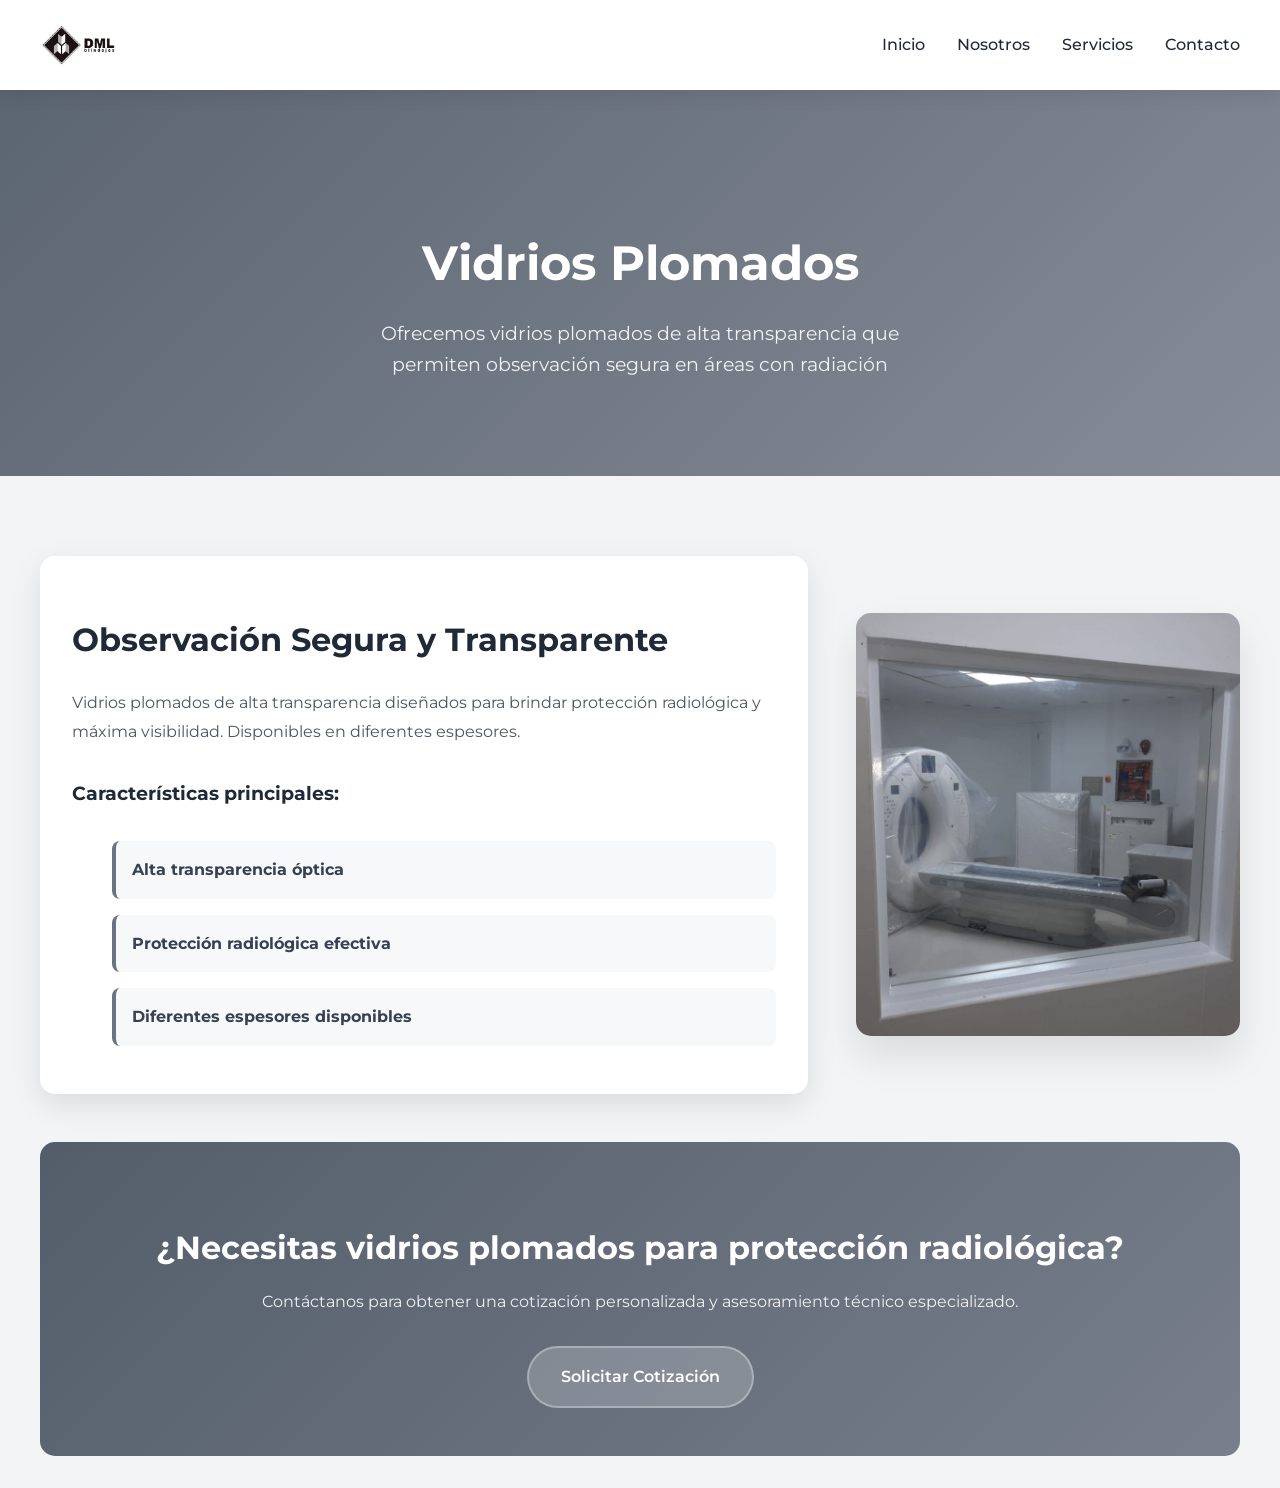
<file: vidrios.html>
<!DOCTYPE html>
<html lang="es">
<head>
    <meta charset="UTF-8">
    <meta name="viewport" content="width=device-width, initial-scale=1.0">
    <title>Vidrios Plomados - DML Blindajes</title>
    <meta name="description" content="Vidrios plomados de alta transparencia para protección radiológica. DML Blindajes S.R.L.">
    <link rel="preconnect" href="https://fonts.googleapis.com">
    <link rel="preconnect" href="https://fonts.gstatic.com" crossorigin>
    <link href="https://fonts.googleapis.com/css2?family=Montserrat:wght@300;400;500;600;700&display=swap" rel="stylesheet">
    <link rel="stylesheet" href="https://cdnjs.cloudflare.com/ajax/libs/font-awesome/6.4.0/css/all.min.css">
    <link rel="stylesheet" href="vidriosstyles.css">
</head>

<body>
    <!-- Header -->
    <header class="header" role="banner">
        <nav class="nav-container" role="navigation" aria-label="Navegación principal">
            <a href="#" class="logo" aria-label="DML Blindajes - Inicio">
                <img src="logo-acostado-1030x500.png" alt="DML Blindajes Logo" loading="lazy" />
            </a>
            <ul class="nav-menu" role="menubar">
                <li role="none"><a href="#inicio" role="menuitem">Inicio</a></li>
                <li role="none"><a href="#nosotros" role="menuitem">Nosotros</a></li>
                <li role="none"><a href="#servicios" role="menuitem">Servicios</a></li>
                <li role="none"><a href="#contacto" role="menuitem">Contacto</a></li>
            </ul>
            <button class="mobile-menu-btn" aria-label="Abrir menú de navegación" aria-expanded="false">
                <i class="fas fa-bars"></i>
            </button>
        </nav>
    </header>

    <!-- Mobile Menu -->
    <div class="mobile-menu" role="dialog" aria-label="Menú de navegación móvil">
        <button class="mobile-close" aria-label="Cerrar menú de navegación">
            <i class="fas fa-times"></i>
        </button>
        <ul role="menubar">
            <li role="none"><a href="#inicio" role="menuitem">Inicio</a></li>
            <li role="none"><a href="#nosotros" role="menuitem">Nosotros</a></li>
            <li role="none"><a href="#servicios" role="menuitem">Servicios</a></li>
            <li role="none"><a href="#contacto" role="menuitem">Contacto</a></li>
        </ul>
    </div>

    <!-- Service Hero -->
    <section class="service-hero">
        <div class="container">
            <h1>Vidrios Plomados</h1>
            <p>Ofrecemos vidrios plomados de alta transparencia que permiten observación segura en áreas con radiación</p>
        </div>
    </section>
    <!-- Service Content -->
    <div class="container">
        <div class="service-content">
            <div class="service-text">
                <h2>Observación Segura y Transparente</h2>
                <p>Vidrios plomados de alta transparencia diseñados para brindar protección radiológica y máxima visibilidad. Disponibles en diferentes espesores.</p>
                <h3>Características principales:</h3>
                <ul class="features-list">
                    <li><strong>Alta transparencia óptica</strong></li>
                    <li><strong>Protección radiológica efectiva</strong></li>
                    <li><strong>Diferentes espesores disponibles</strong></li>
                </ul>
            </div>
            <div class="service-image">
                <img src="vidrio_plomado.png" alt="Vidrio plomado para protección radiológica" loading="lazy">
            </div>

        </div>
        <div class="cta-section">
            <h3>¿Necesitas vidrios plomados para protección radiológica?</h3>
            <p>Contáctanos para obtener una cotización personalizada y asesoramiento técnico especializado.</p>
            <a href="index.html#contacto" class="cta-button">Solicitar Cotización</a>
        </div>
    </div>
<script src="vidrios.js"></script>
</body>
</html>
</file>
<file: styles.css>
/* Performance optimizations */
* {
    margin: 0;
    padding: 0;
    box-sizing: border-box;
}

/* Optimize rendering performance */
img, button, .service-card, .hero h1, .hero h2 {
    user-select: none;
    -webkit-user-select: none;
    -moz-user-select: none;
    -ms-user-select: none;
}

/* Hardware acceleration for smooth animations */
.hero, .service-card, .about-image, .mobile-menu, .chat-toggle {
    will-change: transform;
    transform: translateZ(0);
    -webkit-transform: translateZ(0);
    -moz-transform: translateZ(0);
    -ms-transform: translateZ(0);
}

/* Optimize transitions for better performance */
* {
    transition: color 0.3s ease, background-color 0.3s ease, border-color 0.3s ease, opacity 0.3s ease, transform 0.3s ease;
}
    
body {
    font-family: 'Montserrat', sans-serif;
    line-height: 1.6;
    color: #1f2937;
    background-color: #e5e7eb;
    overflow-x: hidden;
    font-weight: 600;
    padding: 0;
}

        body.menu-open {
            overflow: hidden;
        }

        body.modal-open {
            overflow: hidden;
        }

        /* Header */
        .header {
            background: rgba(255, 255, 255, 0.95);
            backdrop-filter: blur(10px);
            color: #1f2937;
            padding: 1rem 0;
            position: sticky;
            top: 0;
            z-index: 1000;
            box-shadow: 0 2px 20px rgba(0,0,0,0.1);
            transition: background-color 0.3s ease, box-shadow 0.3s ease;
            will-change: background-color, box-shadow;
        }

        .nav-container {
            max-width: 1200px;
            margin: 0 auto;
            padding-right: 0;
            padding-left: 0;
            display: flex;
            justify-content: space-between;
            align-items: center;
        }

        .logo {
            font-size: 1.8rem;
            font-weight: 700;
            text-decoration: none;
            color: #1f2937;
            transition: color 0.3s ease;
            display: flex;
            align-items: center;
            gap: 0.5rem;
            position: relative;
            left: 0;
            margin-left: 0;
            padding-left: 0;
        }

        .logo img {
            height: 40px;
            width: auto;
            user-select: none;
            -webkit-user-drag: none;
            padding-left: 0px;
            padding-right: 0px;
        }

        .logo:hover {
            color: #6b7280;
        }

        .nav-menu {
            display: flex;
            list-style: none;
            gap: 2rem;
            margin-left: auto;
            margin-right: 0;
        }


        .nav-menu a {
            color: #1f2937;
            text-decoration: none;
            font-weight: 500;
            transition: color 0.3s ease;
            position: relative;
        }

        .nav-menu a::after {
            content: '';
            position: absolute;
            width: 0;
            height: 2px;
            bottom: -5px;
            left: 0;
            background-color: #6b7280;
            transition: width 0.3s ease;
        }

        .nav-menu a:hover::after {
            width: 100%;
        }

        .mobile-menu-btn {
            display: none;
            background: none;
            border: none;
            color: #1f2937;
            font-size: 1.5rem;
            cursor: pointer;
            z-index: 1001;
        }

        /* Mobile Menu */
        .mobile-menu {
            position: fixed;
            top: 0;
            left: 0;
            width: 100%;
            height: 100vh;
            background: rgba(255, 255, 255, 0.98);
            backdrop-filter: blur(20px);
            -webkit-backdrop-filter: blur(20px);
            display: flex;
            align-items: center;
            justify-content: center;
            z-index: 1000;
            opacity: 0;
            visibility: hidden;
            transition: opacity 0.3s cubic-bezier(0.4, 0, 0.2, 1), visibility 0.3s cubic-bezier(0.4, 0, 0.2, 1);
            will-change: opacity, visibility;
        }

        .mobile-menu.active {
            opacity: 1;
            visibility: visible;
        }

        .mobile-menu ul {
            list-style: none;
            text-align: center;
        }

        .mobile-menu li {
            margin: 2rem 0;
        }

        .mobile-menu a {
            color: #1f2937;
            text-decoration: none;
            font-size: 2rem;
            font-weight: 600;
            transition: color 0.3s ease;
        }

        .mobile-menu a:hover {
            color: #6b7280;
        }

        .mobile-close {
            position: absolute;
            top: 2rem;
            right: 2rem;
            background: none;
            border: none;
            color: #1f2937;
            font-size: 2rem;
            cursor: pointer;
        }

        /* Hero Section */
        .hero {
            background: linear-gradient(135deg, rgba(75, 85, 99, 0.9) 0%, rgba(107, 114, 128, 0.8) 100%);
            color: white;
            padding: 8rem 0 4rem;
            position: relative;
            overflow: hidden;
            min-height: 100vh;
            display: flex;
            align-items: center;
            justify-content: center;
        }
        .hero::before {
            content: '';
            position: absolute;
            top: 0;
            left: 0;
            width: 100%;
            height: 100%;
            background: url('WhatsApp Image 2025-07-21 at 12.43.55 AM.jpeg') center/cover no-repeat;
            filter: blur(2px) grayscale(1) brightness(0.8) contrast(1.7);
            opacity: 0.65;
            z-index: 0;
        }
        .hero > .hero-content {
            position: relative;
            z-index: 1;
        }

        .hero h1 {
            font-size: 5.2rem;
            font-weight: 900;
            margin-bottom: 1.2rem;
            line-height: 1.1;
            opacity: 0;
            transform: translateY(30px);
            animation: fadeInUpCalm 0.9s cubic-bezier(0.4, 0, 0.2, 1) forwards;
            animation-delay: 0s;
            text-align: center;
            text-shadow: 0px 0px 2px #fff;
            background: linear-gradient(90deg, #fff 0%, #f1f5f9 30%, #e5e7eb 60%, #fff 100%);
            background-clip: text;
            -webkit-background-clip: text;
            color: transparent;
            -webkit-text-fill-color: transparent;
            text-transform: uppercase;
            font-family: 'Lexend Deca', sans-serif;
            letter-spacing: 0.04em;
        }
        .hero .hero-sub {
            font-size: 2rem;
            font-weight: 500;
            color: #fff;
            text-align: center;
            text-shadow: 0 4px 18px rgba(0,0,0,0.45), 0 2px 4px rgba(0,0,0,0.25);
            font-family: 'Lexend Deca', sans-serif;
            margin-bottom: 0;
        }
        /* Asegúrate de que no haya una clase .animate que sobreescriba la animación */
        .hero h1.animate {
            animation: fadeInUpCalm 0.9s cubic-bezier(0.4, 0, 0.2, 1) forwards;
            animation-delay: 0s;
        }
        /* Si hay JS que añade .animate, asegúrate de que no sobreescriba la animación */
        @keyframes fadeInUpCalm {
            from {
                opacity: 0;
                transform: translateY(30px);
            }
            to {
                opacity: 1;
                transform: translateY(0);
            }
        }

        .hero p {
            font-size: 2rem;
            margin-bottom: 2rem;
            opacity: 0;
            transform: translateY(30px);
            animation: fadeInUp 1s ease forwards 0.3s;
            max-width: 600px;
            margin-left: auto;
            margin-right: auto;
            text-align: center;
            text-shadow: 0 4px 18px rgba(0,0,0,0.45), 0 2px 4px rgba(0,0,0,0.25);
            color: #fff;
            font-family: 'Lexend Deca', sans-serif;
        }

        .cta-button {
            display: inline-block;
            background: rgba(255, 255, 255, 0.2);
            color: white;
            padding: 1rem 2rem;
            text-decoration: none;
            border-radius: 50px;
            font-weight: 600;
            transition: all 0.3s ease;
            border: 2px solid rgba(255, 255, 255, 0.3);
            opacity: 0;
            transform: translateY(30px);
            animation: fadeInUp 1s ease forwards 0.6s;
        }

        .cta-button:hover {
            background: rgba(255, 255, 255, 0.3);
            border-color: rgba(255, 255, 255, 0.5);
            transform: translateY(-2px);
        }

        /* About Section */
        .about {
            padding: 5rem 0;
            background: rgba(243, 244, 246, 0.8);
        }
        .about > .container {
            position: relative;
            z-index: 1;
        }

        .section-title {
            text-align: center;
            font-size: 2.5rem;
            font-weight: 700;
            margin-bottom: 3rem;
            color: #1f2937;
            opacity: 0;
            transform: translateY(30px);
        }

        .contact .section-title {
            color: white;
        }

        .section-title.animate {
            animation: fadeInUp 0.8s ease forwards;
        }

        .about-content {
            display: grid;
            grid-template-columns: 1fr 1fr;
            gap: 4rem;
            align-items: center;
        }

        .about-text {
            font-size: 1.1rem;
            line-height: 1.8;
            color: #374151;
            opacity: 0;
            transform: translateX(-30px);
            margin-left: 2rem;
            text-wrap: balance;
            -webkit-hyphens: auto;
            hyphens: auto;
        }
        @media (max-width: 900px) {
            .about-text {
                margin-left: 0.5rem;
            }
        }

        .about-text.animate {
            animation: fadeInLeft 0.8s ease forwards;
        }

        .about-image {
            background: linear-gradient(135deg, rgba(75, 85, 99, 0.8), rgba(107, 114, 128, 0.8));
            height: 400px;
            border-radius: 20px;
            display: flex;
            align-items: center;
            justify-content: center;
            color: white;
            font-size: 4rem;
            box-shadow: 0 20px 40px rgba(0, 0, 0, 0.1);
            opacity: 0;
            transform: translateX(30px);
            position: relative;
            overflow: hidden;
            margin: 0 2rem;
        }
        @media (max-width: 900px) {
            .about-image {
                margin: 0 0.5rem;
            }
        }

        .about-image::before {
            content: '';
            position: absolute;
            top: 0;
            left: 0;
            right: 0;
            bottom: 0;
            background: url('IMG-20170207-WA0013-495x400.jpg') center/cover;
            opacity: 0.8;
            z-index: 1;
        }

        .about-image.animate {
            animation: fadeInRight 0.8s ease forwards;
        }

        /* Services Section */
        .services {
            padding: 5rem 0;
            position: relative;
            background: rgba(243, 244, 246, 0.8);
        }
        .services-grid {
            display: grid;
            grid-template-columns: repeat(3, minmax(380px, 1fr));
            gap: 1.2rem;
            margin-top: 3rem;
            width: 100%;
            max-width: 1200px;
            margin-left: auto;
            margin-right: auto;
            justify-content: center;
            align-items: center;
            padding-left: 2rem;
            padding-right: 2rem;
            place-items: center;
        }
        .service-card {
            min-width: 380px;
            min-height: 320px;
            padding: 2.5rem 2.5rem;
        }
        @media (max-width: 1200px) {
            .services-grid {
                grid-template-columns: repeat(2, minmax(340px, 1fr));
                gap: 1rem;
                padding-left: 1rem;
                padding-right: 1rem;
            }
            .service-card {
                min-width: 340px;
                min-height: 300px;
                padding: 2rem 2rem;
            }
        }
        @media (max-width: 900px) {
            .services-grid {
                grid-template-columns: 1fr;
                gap: 0.7rem;
                padding-left: 0.5rem;
                padding-right: 0.5rem;
            }
            .service-card {
                min-width: 0;
                min-height: 220px;
                padding: 1.2rem 1.2rem;
            }
        }
        @media (max-width: 600px) {
            .services-grid {
                grid-template-columns: 1fr;
                gap: 0.4rem;
                padding-left: 0;
                padding-right: 0;
            }
            .service-card {
                min-width: 0;
                min-height: 160px;
                padding: 0.7rem 0.7rem;
            }
        }

        .service-card {
            background: linear-gradient(135deg, #23272b 0%, #55595e 100%);
            color: #f3f4f6;
            padding: 2rem;
            border-radius: 15px;
            box-shadow: 0 10px 30px rgba(0,0,0,0.1);
            transition: transform 0.3s cubic-bezier(0.4, 0, 0.2, 1), box-shadow 0.3s cubic-bezier(0.4, 0, 0.2, 1), opacity 0.3s cubic-bezier(0.4, 0, 0.2, 1);
            border: 1px solid rgba(209, 213, 219, 0.3);
            position: relative;
            overflow: hidden;
            opacity: 0;
            transform: translate3d(0, 30px, 0);
            cursor: pointer;
            text-align: center;
            display: flex;
            flex-direction: column;
            align-items: center;
            justify-content: center;
            will-change: transform, opacity;
        }
        .service-card h3, .service-card p {
            color: #f3f4f6;
        }
        .service-card .service-icon {
            background: rgba(243, 244, 246, 0.12);
            color: #d1d5db;
            border: 1px solid rgba(209, 213, 219, 0.18);
        }
        .service-card.animate {
            animation: fadeInUp 0.8s ease forwards;
        }

        .service-card::before {
            display: none !important;
        }

        .service-card:nth-child(1)::before {
            background-image: url('data:image/svg+xml,<svg xmlns="http://www.w3.org/2000/svg" viewBox="0 0 100 100"><rect width="100" height="100" fill="%233b82f6"/><circle cx="50" cy="50" r="20" fill="%231e40af"/></svg>');
        }

        .service-card:nth-child(2)::before {
            background-image: url('data:image/svg+xml,<svg xmlns="http://www.w3.org/2000/svg" viewBox="0 0 100 100"><rect width="100" height="100" fill="%23f59e0b"/><polygon points="50,20 80,80 20,80" fill="%23d97706"/></svg>');
        }

        .service-card:nth-child(3)::before {
            background-image: url('data:image/svg+xml,<svg xmlns="http://www.w3.org/2000/svg" viewBox="0 0 100 100"><rect width="100" height="100" fill="%2310b981"/><rect x="30" y="30" width="40" height="40" fill="%23059669"/></svg>');
        }

        .service-card:nth-child(4)::before {
            background-image: url('data:image/svg+xml,<svg xmlns="http://www.w3.org/2000/svg" viewBox="0 0 100 100"><rect width="100" height="100" fill="%238b5cf6"/><circle cx="50" cy="50" r="15" fill="%237c3aed"/></svg>');
        }

        .service-card:nth-child(5)::before {
            background-image: url('data:image/svg+xml,<svg xmlns="http://www.w3.org/2000/svg" viewBox="0 0 100 100"><rect width="100" height="100" fill="%23ef4444"/><path d="M30,50 L70,50 M50,30 L50,70" stroke="%23dc2626" stroke-width="5"/></svg>');
        }

        .service-card:nth-child(6)::before {
            background-image: url('data:image/svg+xml,<svg xmlns="http://www.w3.org/2000/svg" viewBox="0 0 100 100"><rect width="100" height="100" fill="%236b7280"/><path d="M25,50 L75,50 M50,25 L50,75" stroke="%23555" stroke-width="3"/></svg>');
        }

        .service-card:hover::before {
            opacity: 0.1;
        }

        .service-card {
            background: linear-gradient(135deg, #23272b 0%, #55595e 100%);
            color: #f3f4f6;
            transition: opacity 0.3s;
        }
        .service-card:hover {
            opacity: 1;
            box-shadow: 0 8px 32px rgba(80,80,80,0.25), 0 1.5px 8px rgba(80,80,80,0.12);
            z-index: 2;
            transform: translate3d(0, 0, 0) scale(1.035);
        }

        .service-content {
            position: relative;
            z-index: 2;
        }

        .service-icon {
            width: 60px;
            height: 60px;
            background: rgba(243, 244, 246, 0.12);
            border-radius: 15px;
            display: flex;
            align-items: center;
            justify-content: center;
            color: #d1d5db;
            font-size: 1.5rem;
            margin-bottom: 1.5rem;
            border: 1px solid rgba(209, 213, 219, 0.18);
        }

        .service-card h3 {
            font-size: 1.5rem;
            font-weight: 600;
            margin-bottom: 1rem;
            color: #f3f4f6;
        }

        .service-card p {
            color: #d1d5db;
            line-height: 1.6;
        }

        /* Contact Section */
        .contact {
            padding: 5rem 0;
            background: linear-gradient(135deg, rgba(75, 85, 99, 0.95) 0%, rgba(107, 114, 128, 0.9) 100%);
            color: white;
        }

        .contact-content {
            display: grid;
            grid-template-columns: 1fr 1fr;
            gap: 4rem;
            align-items: center;
        }
        .contact-info {
            margin-left: 2rem;
        }
        .contact-form {
            margin-right: 2rem;
        }

        .contact-info h3 {
            font-size: 2rem;
            margin-bottom: 1.5rem;
            opacity: 0;
            transform: translateX(-30px);
        }
        @media (max-width: 600px) {
            .contact-info h3 {
                display: none;
            }
        }

        .contact-info.animate h3 {
            animation: fadeInLeft 0.8s ease forwards;
        }

        .contact-item {
            display: flex;
            align-items: center;
            margin-bottom: 1.5rem;
            font-size: 1.1rem;
            opacity: 0;
            transform: translateX(-30px);
        }

        .contact-info.animate .contact-item:nth-child(2) {
            animation: fadeInLeft 0.8s ease forwards 0.2s;
        }

        .contact-info.animate .contact-item:nth-child(3) {
            animation: fadeInLeft 0.8s ease forwards 0.4s;
        }

        .contact-info.animate .contact-item:nth-child(4) {
            animation: fadeInLeft 0.8s ease forwards 0.6s;
        }

        .contact-item i {
            margin-right: 1rem;
            color: #d1d5db;
            font-size: 1.2rem;
        }

        .social-links {
            display: flex;
            gap: 1rem;
            margin-top: 2rem;
            opacity: 0;
            transform: translateX(-30px);
        }

        .contact-info.animate .social-links {
            animation: fadeInLeft 0.8s ease forwards 0.8s;
        }

        .social-link {
            width: 54px;
            height: 54px;
            background: rgba(255, 255, 255, 0.2);
            border-radius: 50%;
            display: flex;
            align-items: center;
            justify-content: center;
            color: white;
            text-decoration: none;
            transition: all 0.3s ease;
            border: 1px solid rgba(255, 255, 255, 0.3);
            font-size: 1.6rem;
        }

        .social-link:hover {
            background: rgba(255, 255, 255, 0.3);
            transform: translateY(-2px);
        }

        .contact-form {
            opacity: 0;
            transform: translateX(30px);
        }

        .contact-form.animate {
            animation: fadeInRight 0.8s ease forwards;
        }

        .contact-form form {
            background: rgba(255, 255, 255, 0.1);
            padding: 2rem;
            border-radius: 15px;
            box-shadow: 0 20px 40px rgba(0, 0, 0, 0.1);
            border: 1px solid rgba(255, 255, 255, 0.2);
            backdrop-filter: blur(10px);
        }

        .form-group {
            margin-bottom: 1.5rem;
        }

        .form-group input,
        .form-group textarea {
            width: 100%;
            padding: 1rem;
            border: 1px solid rgba(255, 255, 255, 0.3);
            border-radius: 8px;
            font-size: 1rem;
            background: rgba(255, 255, 255, 0.1);
            color: white;
            transition: all 0.3s ease;
            font-family: 'Montserrat', sans-serif;
        }

        .form-group input:focus,
        .form-group textarea:focus {
            outline: none;
            border-color: rgba(255, 255, 255, 0.5);
            box-shadow: 0 0 0 3px rgba(255, 255, 255, 0.1);
        }

        .form-group input::placeholder,
        .form-group textarea::placeholder {
            color: rgba(255, 255, 255, 0.7);
        }

        .submit-btn {
            background: rgba(255, 255, 255, 0.2);
            color: white;
            padding: 1rem 2rem;
            border: 1px solid rgba(255, 255, 255, 0.3);
            border-radius: 8px;
            font-size: 1rem;
            font-weight: 600;
            cursor: pointer;
            transition: all 0.3s ease;
            width: 100%;
            font-family: 'Montserrat', sans-serif;
        }

        .submit-btn:hover {
            background: rgba(255, 255, 255, 0.3);
            transform: translateY(-2px);
        }

        /* Footer */
        .footer {
            background: rgba(31, 41, 55, 0.95);
            color: white;
            padding: 2rem 0;
            text-align: center;
        }

        .footer-content {
            max-width: 1200px;
            margin: 0 auto;
            padding: 0 2rem;
        }

        .footer-content--firma {
            margin-top: 0.5rem; 
            opacity: 0.6; 
            font-size: 0.65rem;
        }

        .firma-luca {
            margin-left: 0.4em; 
            display: inline-block;
        }

        /* Optimized animations with hardware acceleration */
        @keyframes fadeInUp {
            from {
                opacity: 0;
                transform: translate3d(0, 30px, 0);
            }
            to {
                opacity: 1;
                transform: translate3d(0, 0, 0);
            }
        }

        @keyframes fadeInLeft {
            from {
                opacity: 0;
                transform: translate3d(-30px, 0, 0);
            }
            to {
                opacity: 1;
                transform: translate3d(0, 0, 0);
            }
        }

        @keyframes fadeInRight {
            from {
                opacity: 0;
                transform: translate3d(30px, 0, 0);
            }
            to {
                opacity: 1;
                transform: translate3d(0, 0, 0);
            }
        }

        /* Responsive Design */

        @media (max-width: 768px) {
            .nav-menu {
                display: none;
            }

            .mobile-menu-btn {
                display: block;
            }

            .hero h1 {
                font-size: 2.3rem;
            }
            .hero .hero-sub {
                font-size: 1.1rem;
            }

            .about-content,
            .contact-content {
                grid-template-columns: 1fr;
                gap: 2rem;
            }

            .services-grid {
                grid-template-columns: 1fr;
            }

            .section-title {
                font-size: 2rem;
            }

            .mobile-menu {
                display: flex;
            }

            .mobile-menu-btn {
                margin-right: 1.2rem;
            }
        }

        /* AI Chat Widget */
        .ai-chat-widget {
            position: fixed;
            bottom: 2rem;
            right: 2rem;
            z-index: 1000;
            width: 350px;
            height: 500px;
            background: white;
            border-radius: 15px;
            box-shadow: 0 20px 40px rgba(0,0,0,0.2);
            display: none;
            flex-direction: column;
            overflow: hidden;
        }

        .ai-chat-widget.active {
            display: flex;
        }

        .chat-header {
            background: linear-gradient(135deg, rgba(75, 85, 99, 0.95) 0%, rgba(107, 114, 128, 0.9) 100%);
            color: white;
            padding: 1rem;
            display: flex;
            justify-content: space-between;
            align-items: center;
        }

        .chat-header h3 {
            margin: 0;
            font-size: 1.1rem;
            display: flex; 
            align-items: center; 
            gap: 0.5rem;
        }

        .chat-header--span {
            display: inline-block; 
            width: 12px; 
            height: 12px; 
            background: #22c55e; 
            border-radius: 50%; 
            box-shadow: 0 0 4px #22c55e; 
            margin-right: 0.5rem;
        }

        .chat-close {
            background: none;
            border: none;
            color: white;
            font-size: 1.2rem;
            cursor: pointer;
        }

        .chat-messages {
            flex: 1;
            padding: 1rem;
            overflow-y: auto;
            background: #f9fafb;
        }

        .message {
            margin-bottom: 1rem;
            padding: 0.8rem;
            border-radius: 10px;
            max-width: 80%;
        }

        .message.user {
            background: #3b82f6;
            color: white;
            margin-left: auto;
        }

        .message.ai {
            background: white;
            color: #1f2937;
            border: 1px solid #e5e7eb;
        }

        .chat-input {
            padding: 1rem;
            border-top: 1px solid #e5e7eb;
            display: flex;
            gap: 0.5rem;
        }

        .chat-input input {
            flex: 1;
            padding: 0.5rem;
            border: 1px solid #d1d5db;
            border-radius: 8px;
            font-family: 'Montserrat', sans-serif;
        }

        .chat-input button {
            padding: 0.5rem 1rem;
            background: #6b7280;
            color: #fff;
            border: none;
            border-radius: 8px;
            cursor: pointer;
            font-family: 'Montserrat', sans-serif;
            display: flex;
            align-items: center;
            justify-content: center;
        }
        .chat-input button i {
            color: #fff;
            font-size: 1.3rem;
        }

        .chat-toggle {
            position: fixed;
            bottom: 2rem;
            right: 2rem;
            width: 60px;
            height: 60px;
            background: linear-gradient(135deg, rgba(31, 41, 55, 0.98) 0%, rgba(55, 65, 81, 0.95) 100%);
            border: none;
            border-radius: 50%;
            color: white;
            font-size: 1.5rem;
            cursor: pointer;
            box-shadow: 0 10px 30px rgba(0,0,0,0.2);
            z-index: 999;
            transition: all 0.3s ease;
        }

        .chat-toggle:hover {
            transform: scale(1.1);
        }

        /* Optimized smooth scrolling */
        html, body {
            scroll-behavior: smooth;
            -webkit-overflow-scrolling: touch;
        }

        /* Reduce repaint during scroll */
        .hero, .about, .services, .contact {
            contain: layout style paint;
        }

        /* Optimize images */
        img {
            max-width: 100%;
            height: auto;
            image-rendering: -webkit-optimize-contrast;
            image-rendering: crisp-edges;
        }

        /* Scroll animations */
        .animate-on-scroll {
            opacity: 0;
            transform: translate3d(0, 30px, 0);
            transition: opacity 0.8s cubic-bezier(0.4, 0, 0.2, 1), transform 0.8s cubic-bezier(0.4, 0, 0.2, 1);
            will-change: opacity, transform;
        }

        .animate-on-scroll.animate {
            opacity: 1;
            transform: translate3d(0, 0, 0);
        }

        /* Accessibility improvements */
        .sr-only {
            position: absolute;
            width: 1px;
            height: 1px;
            padding: 0;
            margin: -1px;
            overflow: hidden;
            clip: rect(0, 0, 0, 0);
            white-space: nowrap;
            border: 0;
        }

        /* Focus styles for accessibility */
        a:focus,
        button:focus,
        input:focus,
        textarea:focus {
            outline: 2px solid #3b82f6;
            outline-offset: 2px;
        }

        /* High contrast mode support */
        @media (prefers-contrast: high) {
            body {
                background-color: #ffffff;
                color: #000000;
            }
        }



/* Reduced motion support */
        @media (prefers-reduced-motion: reduce) {
            * {
                animation-duration: 0.01ms !important;
                animation-iteration-count: 1 !important;
                transition-duration: 0.01ms !important;
            }
        }

        .logo:focus:not(:focus-visible) {
            outline: none;
        }

        @media (max-width: 600px) {
            .modal-content-responsive {
                padding: 1.2rem 0.5rem !important;
                max-width: 98vw !important;
                width: 98vw !important;
                border-radius: 10px !important;
            }
            .mobile-menu-btn {
                margin-right: 1.2rem;
            }
        }
        @media (max-width: 600px) {
            .about-text {
                margin-left: 1rem;
                margin-right: 1rem;
                max-width: calc(100vw - 2rem);
            }
            .about-text p {
                text-align: justify;
                max-width: 100%;
                margin-left: 0;
                margin-right: 0;
            }
            .service-card {
                margin-left: 0.7rem;
                margin-right: 0.7rem;
            }
            .contact-form {
                margin-left: 1rem;
                margin-right: 1rem;
            }
        }

        .service-card {
            text-decoration: none !important;
        }

        .service-card:visited, .service-card:active, .service-card:focus, .service-card:hover {
            text-decoration: none !important;
        }

        .service-card:focus {
            outline: none;
        }
        
        .mobile-menu-btn:focus, .mobile-close:focus, nav button:focus {
            outline: none;
        }


        body.no-grid-anim .service-card.animate-on-scroll {
            animation: none !important;
            opacity: 1 !important;
            transform: none !important;
            transition: none !important;
        }

.firma-luca {
    font-family: 'Rouge Script', cursive;
    font-style: italic;
    text-shadow: 1px 1px 4px rgba(0,0,0,0.22);
    letter-spacing: 1px;
    font-size: 2.7em;
}
</file>
<file: certificacionesstyles.css>
/* Performance optimizations */
        * {
            margin: 0;
            padding: 0;
            box-sizing: border-box;
        }

        /* Optimize rendering performance */
        img, button, .service-card, .hero h1, .hero h2 {
            user-select: none;
            -webkit-user-select: none;
            -moz-user-select: none;
            -ms-user-select: none;
        }

        /* Hardware acceleration for smooth animations */
        .hero, .service-card, .about-image, .mobile-menu, .chat-toggle {
            will-change: transform;
            transform: translateZ(0);
            -webkit-transform: translateZ(0);
            -moz-transform: translateZ(0);
            -ms-transform: translateZ(0);
        }

        /* Optimize transitions for better performance */
        * {
            transition: color 0.3s ease, background-color 0.3s ease, border-color 0.3s ease, opacity 0.3s ease, transform 0.3s ease;
        }

        body {
            font-family: 'Montserrat', sans-serif;
            line-height: 1.6;
            color: #1f2937;
            background-color: #f3f4f6;
        }

        body.menu-open {
            overflow: hidden;
        }

        body.modal-open {
            overflow: hidden;
        }

        .header {
            background: rgba(255, 255, 255, 0.95);
            backdrop-filter: blur(10px);
            -webkit-backdrop-filter: blur(10px);
            color: #1f2937;
            padding: 1rem 0;
            position: sticky;
            top: 0;
            z-index: 1000;
            box-shadow: 0 2px 20px rgba(0,0,0,0.1);
            transition: background-color 0.3s ease, box-shadow 0.3s ease;
            will-change: background-color, box-shadow;
        }
        .nav-container {
            max-width: 1200px;
            margin: 0 auto;
            padding-right: 0;
            padding-left: 0;
            display: flex;
            justify-content: space-between;
            align-items: center;
        }
        .logo {
            font-size: 1.8rem;
            font-weight: 700;
            text-decoration: none;
            color: #1f2937;
            transition: color 0.3s ease;
            display: flex;
            align-items: center;
            gap: 0.5rem;
            position: relative;
            left: 0;
            margin-left: 0;
            padding-left: 0;
        }
        .logo img {
            height: 40px;
            width: auto;
            user-select: none;
            -webkit-user-drag: none;
        }
        .logo:hover { 
            color: #6b7280; }

        .nav-menu {
            display: flex;
            list-style: none;
            gap: 2rem;
            margin-left: auto;
            margin-right: 0;
        }

        .nav-menu a {
            color: #1f2937;
            text-decoration: none;
            font-weight: 500;
            transition: color 0.3s ease;
            position: relative;
        }

        .nav-menu a::after {
            content: '';
            position: absolute;
            width: 0;
            height: 2px;
            bottom: -5px;
            left: 0;
            background-color: #6b7280;
            transition: width 0.3s ease;
        }

        .nav-menu a:hover::after {
            width: 100%; 
            }

        .mobile-menu-btn {
            display: none;
            background: none;
            border: none;
            color: #1f2937;
            font-size: 1.5rem;
            cursor: pointer;
            z-index: 1001;
        }

        .mobile-menu {
            position: fixed;
            top: 0;
            left: 0;
            width: 100%;
            height: 100vh;
            background: rgba(255, 255, 255, 0.98);
            backdrop-filter: blur(20px);
            -webkit-backdrop-filter: blur(20px);
            display: flex;
            align-items: center;
            justify-content: center;
            z-index: 1000;
            opacity: 0;
            visibility: hidden;
            transition: opacity 0.3s cubic-bezier(0.4, 0, 0.2, 1), visibility 0.3s cubic-bezier(0.4, 0, 0.2, 1);
            will-change: opacity, visibility;
        }

        .mobile-menu.active { 
            opacity: 1; 
            visibility: visible; 
        }

        .mobile-menu ul { 
            list-style: none; 
            text-align: center; 
        }
        
        .mobile-menu li { 
            margin: 2rem 0; 
        }

        .mobile-menu a {
            color: #1f2937;
            text-decoration: none;
            font-size: 2rem;
            font-weight: 600;
            transition: color 0.3s ease;
        }

        .mobile-menu a:hover { 
            color: #6b7280; 
        }

        .mobile-close {
            position: absolute;
            top: 2rem;
            right: 2rem;
            background: none;
            border: none;
            color: #1f2937;
            font-size: 2rem;
            cursor: pointer;
        }

        @media (max-width: 768px) {
            .nav-menu { 
                display: none; 
            }
            .mobile-menu-btn { 
                display: block;
                margin-right: 1.2rem;
            }
            }
            .mobile-menu {
                display: flex; 
            }
        }



        .container {
            max-width: 1200px;
            margin: 0 auto;
            padding: 2rem;
        }

        .service-hero {
            background: linear-gradient(135deg, rgba(75, 85, 99, 0.9) 0%, rgba(107, 114, 128, 0.8) 100%);
            color: white;
            padding: 4rem 0;
            text-align: center;
            margin-bottom: 3rem;
        }

        .service-hero h1 {
            font-size: 3rem;
            font-weight: 700;
            margin-bottom: 1rem;
        }

        .service-hero p {
            font-size: 1.2rem;
            opacity: 0.9;
            max-width: 600px;
            margin: 0 auto;
        }

        .service-content {
            display: grid;
            grid-template-columns: 2fr 1fr;
            gap: 3rem;
            margin-bottom: 3rem;
        }

        .service-text {
            background: white;
            padding: 2rem;
            border-radius: 15px;
            box-shadow: 0 10px 30px rgba(0,0,0,0.1);
        }

        .service-text h2 {
            color: #1f2937;
            margin-bottom: 1.5rem;
            font-size: 2rem;
        }

        .service-text h3 {
            margin-top: 2rem; margin-bottom: 1rem
        }

        .service-text p {
            color: #4b5563;
            margin-bottom: 1rem;
            line-height: 1.8;
        }

        .features-list {
            list-style: none;
            margin-top: 2rem;
        }

        .features-list li {
            padding: 1rem;
            margin-bottom: 1rem;
            background: rgba(107, 114, 128, 0.05);
            border-radius: 8px;
            border-left: 4px solid #6b7280;
            color: #374151;
        }

        .service-image {
            background: linear-gradient(135deg, rgba(75, 85, 99, 0.8), rgba(107, 114, 128, 0.8));
            border-radius: 15px;
            display: flex;
            align-items: center;
            justify-content: center;
            color: white;
            font-size: 4rem;
            box-shadow: 0 20px 40px rgba(0, 0, 0, 0.1);
            position: relative;
            overflow: hidden;
            width: 90%;
            height: 90%;
            margin: 0 auto;
        }

        .service-image img {
            width: 100%;
            height: auto;
            border-radius: 15px;
            z-index: 2;
            position: relative;
        }

        .service-image::before {
            content: '';
            position: absolute;
            top: 0;
            left: 0;
            right: 0;
            bottom: 0;
            background: url('IMG-20170207-WA0024-495x400.jpg') center/cover;
            opacity: 0.8;
            z-index: 1;
        }

        .cta-section {
            background: linear-gradient(135deg, rgba(75, 85, 99, 0.95) 0%, rgba(107, 114, 128, 0.9) 100%);
            color: white;
            padding: 3rem;
            border-radius: 15px;
            text-align: center;
        }

        .cta-section h3 {
            font-size: 2rem;
            margin-bottom: 1rem;
        }

        .cta-section p {
            margin-bottom: 2rem;
            opacity: 0.9;
        }

        .cta-button {
            display: inline-block;
            background: rgba(255, 255, 255, 0.2);
            color: white;
            padding: 1rem 2rem;
            text-decoration: none;
            border-radius: 50px;
            font-weight: 600;
            transition: all 0.3s ease;
            border: 2px solid rgba(255, 255, 255, 0.3);
        }

        .cta-button:hover {
            background: rgba(255, 255, 255, 0.3);
            transform: translateY(-2px);
        }

        @media (max-width: 768px) {
            .service-content { 
                grid-template-columns: 1fr; 
            }
            .service-hero h1 { 
                font-size: 2rem; 
            }
            .container { 
                padding: 1rem; 
            }
        }
</file>
<file: instalacionstyles.css>
/* Performance optimizations */
        * { 
            margin: 0; 
            padding: 0; 
            box-sizing: border-box; 
        }

        /* Optimize rendering performance */
        img, button, .service-card, .hero h1, .hero h2 {
            user-select: none;
            -webkit-user-select: none;
            -moz-user-select: none;
            -ms-user-select: none;
        }

        /* Hardware acceleration for smooth animations */
        .hero, .service-card, .about-image, .mobile-menu, .chat-toggle {
            will-change: transform;
            transform: translateZ(0);
            -webkit-transform: translateZ(0);
            -moz-transform: translateZ(0);
            -ms-transform: translateZ(0);
        }

        /* Optimize transitions for better performance */
        * {
            transition: color 0.3s ease, background-color 0.3s ease, border-color 0.3s ease, opacity 0.3s ease, transform 0.3s ease;
        }
        
        body {
            font-family: 'Montserrat', sans-serif;
            line-height: 1.6;
            color: #1f2937;
            background-color: #f3f4f6;
        }

        body.menu-open {
            overflow: hidden;
        }

        body.modal-open {
            overflow: hidden;
        }

        .header {
            background: rgba(255, 255, 255, 0.95);
            backdrop-filter: blur(10px);
            -webkit-backdrop-filter: blur(10px);
            color: #1f2937;
            padding: 1rem 0;
            position: sticky;
            top: 0;
            z-index: 1000;
            box-shadow: 0 2px 20px rgba(0,0,0,0.1);
            transition: background-color 0.3s ease, box-shadow 0.3s ease;
            will-change: background-color, box-shadow;
        }

        .nav-container {
            max-width: 1200px;
            margin: 0 auto;
            padding-right: 0;
            padding-left: 0;
            display: flex;
            justify-content: space-between;
            align-items: center;
        }

        .logo {
            font-size: 1.8rem;
            font-weight: 700;
            text-decoration: none;
            color: #1f2937;
            transition: color 0.3s ease;
            display: flex;
            align-items: center;
            gap: 0.5rem;
            position: relative;
            left: 0;
            margin-left: 0;
            padding-left: 0;
        }
        .logo img {
            height: 40px;
            width: auto;
            user-select: none;
            -webkit-user-drag: none;
        }

        .logo:hover {
            color: #6b7280; 
        }

        .nav-menu {
            display: flex;
            list-style: none;
            gap: 2rem;
            margin-left: auto;
            margin-right: 0;
        }

        .nav-menu a {
            color: #1f2937;
            text-decoration: none;
            font-weight: 500;
            transition: color 0.3s ease;
            position: relative;
        }

        .nav-menu a::after {
            content: '';
            position: absolute;
            width: 0;
            height: 2px;
            bottom: -5px;
            left: 0;
            background-color: #6b7280;
            transition: width 0.3s ease;
        }

        .nav-menu a:hover::after { 
            width: 100%; 
        }

        .mobile-menu-btn {
            display: none;
            background: none;
            border: none;
            color: #1f2937;
            font-size: 1.5rem;
            cursor: pointer;
            z-index: 1001;
        }

        .mobile-menu {
            position: fixed;
            top: 0;
            left: 0;
            width: 100%;
            height: 100vh;
            background: rgba(255, 255, 255, 0.98);
            backdrop-filter: blur(20px);
            -webkit-backdrop-filter: blur(20px);
            display: flex;
            align-items: center;
            justify-content: center;
            z-index: 1000;
            opacity: 0;
            visibility: hidden;
            transition: opacity 0.3s cubic-bezier(0.4, 0, 0.2, 1), visibility 0.3s cubic-bezier(0.4, 0, 0.2, 1);
            will-change: opacity, visibility;
        }

        .mobile-menu.active { 
            opacity: 1; visibility: visible; 
        }

        .mobile-menu ul { 
            list-style: none; text-align: center; 
        }

        .mobile-menu li { 
            margin: 2rem 0; 
        }

        .mobile-menu a {
            color: #1f2937;
            text-decoration: none;
            font-size: 2rem;
            font-weight: 600;
            transition: color 0.3s ease;
        }

        .mobile-menu a:hover { 
            color: #6b7280; 
        }

        .mobile-close {
            position: absolute;
            top: 2rem;
            right: 2rem;
            background: none;
            border: none;
            color: #1f2937;
            font-size: 2rem;
            cursor: pointer;
        }

        @media (max-width: 768px) {
            .nav-menu { 
                display: none; 
            }
            .mobile-menu-btn { 
                display: block; 
                margin-right: 1.2rem;
            }
            }
            .mobile-menu { 
                display: flex; 
            }
        }



        .container {
            max-width: 1200px;
            margin: 0 auto;
            padding: 2rem;
        }





        .service-hero {
            background: linear-gradient(135deg, rgba(75, 85, 99, 0.9) 0%, rgba(107, 114, 128, 0.8) 100%);
            color: white;
            padding: 4rem 0;
            text-align: center;
            margin-bottom: 3rem;
        }

        .service-hero h1 {
            font-size: 3rem;
            font-weight: 700;
            margin-bottom: 1rem;
        }
        .service-hero p {
            font-size: 1.2rem;
            opacity: 0.9;
            max-width: 600px;
            margin: 0 auto;
        }
        .service-content {
            display: grid;
            grid-template-columns: 2fr 1fr;
            gap: 3rem;
            margin-bottom: 3rem;
        }
        .service-text {
            background: white;
            padding: 2rem;
            border-radius: 15px;
            box-shadow: 0 10px 30px rgba(0,0,0,0.1);
        }
        .service-text h2 {
            color: #1f2937;
            margin-bottom: 1.5rem;
            font-size: 2rem;
        }

        .service-text h3 {
            margin-top: 2rem; 
            margin-bottom: 1rem;
        }

        .service-text p {
            color: #4b5563;
            margin-bottom: 1rem;
            line-height: 1.8;
        }

        .features-list {
            list-style: none;
            margin-top: 2rem;
        }

        .features-list li {
            padding: 1rem;
            margin-bottom: 1rem;
            background: rgba(107, 114, 128, 0.05);
            border-radius: 8px;
            border-left: 4px solid #6b7280;
            color: #374151;
        }

        .service-image {
            background: linear-gradient(135deg, rgba(75, 85, 99, 0.8), rgba(107, 114, 128, 0.8));
            border-radius: 15px;
            display: flex;
            align-items: center;
            justify-content: center;
            color: white;
            font-size: 4rem;
            box-shadow: 0 20px 40px rgba(0, 0, 0, 0.1);
            position: relative;
            overflow: hidden;
            filter: grayscale(100%);
            margin-right: 20px;
        }

        .service-image img {
            width: 100%;
            height: auto;
            border-radius: 15px;
            z-index: 2;
            position: relative;
        }
        
        .service-image::before {
            content: '';
            position: absolute;
            top: 0;
            left: 0;
            right: 0;
            bottom: 0;
            background: url('laminass.jpeg') center/cover;
            opacity: 0.8;
            z-index: 1;
        }

        .cta-section {
            background: linear-gradient(135deg, rgba(75, 85, 99, 0.95) 0%, rgba(107, 114, 128, 0.9) 100%);
            color: white;
            padding: 3rem;
            border-radius: 15px;
            text-align: center;
        }

        .cta-section h3 {
            font-size: 2rem;
            margin-bottom: 1rem;
        }

        .cta-section p {
            margin-bottom: 2rem;
            opacity: 0.9;
        }

        .cta-button {
            display: inline-block;
            background: rgba(255, 255, 255, 0.2);
            color: white;
            padding: 1rem 2rem;
            text-decoration: none;
            border-radius: 50px;
            font-weight: 600;
            transition: all 0.3s ease;
            border: 2px solid rgba(255, 255, 255, 0.3);
        }

        .cta-button:hover {
            background: rgba(255, 255, 255, 0.3);
            transform: translateY(-2px);
        }


        @media (max-width: 768px) {
            .service-content { 
                grid-template-columns: 1fr; 
            }
            .service-hero h1 { 
                font-size: 2rem; 
            }
            .container { 
                padding: 1rem; 
            }
        }
</file>
<file: ladrillosstyles.css>
/* Performance optimizations */
        * { 
            margin: 0; 
            padding: 0; 
            box-sizing: border-box; 
        }

        /* Optimize rendering performance */
        img, button, .service-card, .hero h1, .hero h2 {
            user-select: none;
            -webkit-user-select: none;
            -moz-user-select: none;
            -ms-user-select: none;
        }

        /* Hardware acceleration for smooth animations */
        .hero, .service-card, .about-image, .mobile-menu, .chat-toggle {
            will-change: transform;
            transform: translateZ(0);
            -webkit-transform: translateZ(0);
            -moz-transform: translateZ(0);
            -ms-transform: translateZ(0);
        }

        /* Optimize transitions for better performance */
        * {
            transition: color 0.3s ease, background-color 0.3s ease, border-color 0.3s ease, opacity 0.3s ease, transform 0.3s ease;
        }
        
        body {
            font-family: 'Montserrat', sans-serif;
            line-height: 1.6;
            color: #1f2937;
            background-color: #f3f4f6;
        }

        body.menu-open {
            overflow: hidden;
        }

        body.modal-open {
            overflow: hidden;
        }

        .header {
            background: rgba(255, 255, 255, 0.95);
            backdrop-filter: blur(10px);
            -webkit-backdrop-filter: blur(10px);
            color: #1f2937;
            padding: 1rem 0;
            position: sticky;
            top: 0;
            z-index: 1000;
            box-shadow: 0 2px 20px rgba(0,0,0,0.1);
            transition: background-color 0.3s ease, box-shadow 0.3s ease;
            will-change: background-color, box-shadow;
        }

        .nav-container {
            max-width: 1200px;
            margin: 0 auto;
            padding-right: 0;
            padding-left: 0;
            display: flex;
            justify-content: space-between;
            align-items: center;
        }

        .logo {
            font-size: 1.8rem;
            font-weight: 700;
            text-decoration: none;
            color: #1f2937;
            transition: color 0.3s ease;
            display: flex;
            align-items: center;
            gap: 0.5rem;
            position: relative;
            left: 0;
            margin-left: 0;
            padding-left: 0;
        }

        .logo img {
            height: 40px;
            width: auto;
            user-select: none;
            -webkit-user-drag: none;
        }

        .logo:hover { 
            color: #6b7280; 
        }
        
        .nav-menu {
            display: flex;
            list-style: none;
            gap: 2rem;
            margin-left: auto;
            margin-right: 0;
        }

        .nav-menu a {
            color: #1f2937;
            text-decoration: none;
            font-weight: 500;
            transition: color 0.3s ease;
            position: relative;
        }

        .nav-menu a::after {
            content: '';
            position: absolute;
            width: 0;
            height: 2px;
            bottom: -5px;
            left: 0;
            background-color: #6b7280;
            transition: width 0.3s ease;
        }

        .nav-menu a:hover::after { 
            width: 100%; 
        }
        
        .mobile-menu-btn {
            display: none;
            background: none;
            border: none;
            color: #1f2937;
            font-size: 1.5rem;
            cursor: pointer;
            z-index: 1001;
        }

        .mobile-menu {
            position: fixed;
            top: 0;
            left: 0;
            width: 100%;
            height: 100vh;
            background: rgba(255, 255, 255, 0.98);
            backdrop-filter: blur(20px);
            -webkit-backdrop-filter: blur(20px);
            display: flex;
            align-items: center;
            justify-content: center;
            z-index: 1000;
            opacity: 0;
            visibility: hidden;
            transition: opacity 0.3s cubic-bezier(0.4, 0, 0.2, 1), visibility 0.3s cubic-bezier(0.4, 0, 0.2, 1);
            will-change: opacity, visibility;
        }

        .mobile-menu.active { 
            opacity: 1; 
            visibility: visible; 
        }

        .mobile-menu ul { 
            list-style: none; 
            text-align: center; 
        }

        .mobile-menu li { 
            margin: 2rem 0; 
        }

        .mobile-menu a {
            color: #1f2937;
            text-decoration: none;
            font-size: 2rem;
            font-weight: 600;
            transition: color 0.3s ease;
        }

        .mobile-menu a:hover { 
            color: #6b7280; 
        }

        .mobile-close {
            position: absolute;
            top: 2rem;
            right: 2rem;
            background: none;
            border: none;
            color: #1f2937;
            font-size: 2rem;
            cursor: pointer;
        }

        @media (max-width: 768px) {
            .nav-menu { 
                display: none; 
            }
            
            .mobile-menu-btn { 
                display: block;
                margin-right: 1.2rem;
            }
            }

            .mobile-menu { 
                display: flex; 
            }
        }



        .container {
            max-width: 1200px;
            margin: 0 auto;
            padding: 2rem;
        }
        
        .service-hero {
            background: linear-gradient(135deg, rgba(75, 85, 99, 0.9) 0%, rgba(107, 114, 128, 0.8) 100%);
            color: white;
            padding: 4rem 0;
            text-align: center;
            margin-bottom: 3rem;
        }

        .service-hero h1 {
            font-size: 3rem;
            font-weight: 700;
            margin-bottom: 1rem;
        }

        .service-hero p {
            font-size: 1.2rem;
            opacity: 0.9;
            max-width: 600px;
            margin: 0 auto;
        }

        .service-content {
            display: grid;
            grid-template-columns: 2fr 1fr;
            gap: 3rem;
            margin-bottom: 3rem;
        }

        .service-text {
            background: white;
            padding: 2rem;
            border-radius: 15px;
            box-shadow: 0 10px 30px rgba(0,0,0,0.1);
        }

        .service-text h2 {
            color: #1f2937;
            margin-bottom: 1.5rem;
            font-size: 2rem;
        }

        .service-text h3 {
            margin-top: 2rem; 
            margin-bottom: 1rem;
        }

        .service-text p {
            color: #4b5563;
            margin-bottom: 1rem;
            line-height: 1.8;
        }

        .features-list {
            list-style: none;
            margin-top: 2rem;
        }

        .features-list li {
            padding: 1rem;
            margin-bottom: 1rem;
            background: rgba(107, 114, 128, 0.05);
            border-radius: 8px;
            border-left: 4px solid #6b7280;
            color: #374151;
        }

        .service-image {
            background: linear-gradient(135deg, rgba(75, 85, 99, 0.8), rgba(107, 114, 128, 0.8));
            border-radius: 15px;
            display: flex;
            align-items: center;
            justify-content: center;
            color: white;
            font-size: 4rem;
            box-shadow: 0 20px 40px rgba(0, 0, 0, 0.1);
            position: relative;
            overflow: hidden;
            margin-right: 20px;
        }

        .service-image img {
            width: 100%;
            height: auto;
            border-radius: 15px;
            z-index: 2;
            position: relative;
        }

        .service-image::before {
            content: '';
            position: absolute;
            top: 0;
            left: 0;
            right: 0;
            bottom: 0;
            background: url('INSTALACION-DE-BUNKER-4-579x1030.jpg') center/cover;
            opacity: 0.8;
            z-index: 1;
        }

        .specs-section {
            background: white;
            padding: 2rem;
            border-radius: 15px;
            box-shadow: 0 10px 30px rgba(0,0,0,0.1);
            margin-bottom: 3rem;
        }

        .specs-section h3 {
            color: #1f2937;
            margin-bottom: 1.5rem;
            font-size: 1.5rem;
        }

        .specs-grid {
            display: grid;
            grid-template-columns: repeat(auto-fit, minmax(250px, 1fr));
            gap: 1.5rem;
        }

        .spec-item {
            padding: 1rem;
            background: rgba(107, 114, 128, 0.05);
            border-radius: 8px;
            border: 1px solid rgba(107, 114, 128, 0.1);
        }

        .spec-item h4 {
            color: #1f2937;
            margin-bottom: 0.5rem;
            font-weight: 600;
        }

        .spec-item p {
            color: #6b7280;
            font-size: 0.9rem;
        }

        .cta-section {
            background: linear-gradient(135deg, rgba(75, 85, 99, 0.95) 0%, rgba(107, 114, 128, 0.9) 100%);
            color: white;
            padding: 3rem;
            border-radius: 15px;
            text-align: center;
        }

        .cta-section h3 {
            font-size: 2rem;
            margin-bottom: 1rem;
        }

        .cta-section p {
            margin-bottom: 2rem;
            opacity: 0.9;
        }

        .cta-button {
            display: inline-block;
            background: rgba(255, 255, 255, 0.2);
            color: white;
            padding: 1rem 2rem;
            text-decoration: none;
            border-radius: 50px;
            font-weight: 600;
            transition: all 0.3s ease;
            border: 2px solid rgba(255, 255, 255, 0.3);
        }

        .cta-button:hover {
            background: rgba(255, 255, 255, 0.3);
            transform: translateY(-2px);
        }
        
        @media (max-width: 768px) {
            .service-content { 
                grid-template-columns: 1fr; 
            }

            .service-hero h1 { 
                font-size: 2rem; 
            }
            .container { 
                padding: 1rem; 
            }
        }
</file>
<file: laminadosstyles.css>
/* Performance optimizations */
        * {
            margin: 0;
            padding: 0;
            box-sizing: border-box;
        }

        /* Optimize rendering performance */
        img, button, .service-card, .hero h1, .hero h2 {
            user-select: none;
            -webkit-user-select: none;
            -moz-user-select: none;
            -ms-user-select: none;
        }

        /* Hardware acceleration for smooth animations */
        .hero, .service-card, .about-image, .mobile-menu, .chat-toggle {
            will-change: transform;
            transform: translateZ(0);
            -webkit-transform: translateZ(0);
            -moz-transform: translateZ(0);
            -ms-transform: translateZ(0);
        }

        /* Optimize transitions for better performance */
        * {
            transition: color 0.3s ease, background-color 0.3s ease, border-color 0.3s ease, opacity 0.3s ease, transform 0.3s ease;
        }

        body {
            font-family: 'Montserrat', sans-serif;
            line-height: 1.6;
            color: #1f2937;
            background-color: #f3f4f6;
        }

        body.menu-open {
            overflow: hidden;
        }

        body.modal-open {
            overflow: hidden;
        }

        .header {
            background: rgba(255, 255, 255, 0.95);
            backdrop-filter: blur(10px);
            -webkit-backdrop-filter: blur(10px);
            color: #1f2937;
            padding: 1rem 0;
            position: sticky;
            top: 0;
            z-index: 1000;
            box-shadow: 0 2px 20px rgba(0,0,0,0.1);
            transition: background-color 0.3s ease, box-shadow 0.3s ease;
            will-change: background-color, box-shadow;
        }

        .nav-container {
            max-width: 1200px;
            margin: 0 auto;
            padding-right: 0;
            padding-left: 0;
            display: flex;
            justify-content: space-between;
            align-items: center;
        }

        .logo {
            font-size: 1.8rem;
            font-weight: 700;
            text-decoration: none;
            color: #1f2937;
            transition: color 0.3s ease;
            display: flex;
            align-items: center;
            gap: 0.5rem;
            position: relative;
            left: 0;
            margin-left: 0;
            padding-left: 0;
        }

        .logo img {
            height: 40px;
            width: auto;
            user-select: none;
            -webkit-user-drag: none;
        }

        .logo:hover {
            color: #6b7280;
        }

        .nav-menu {
            display: flex;
            list-style: none;
            gap: 2rem;
            margin-left: auto;
            margin-right: 0;
        }

        .nav-menu a {
            color: #1f2937;
            text-decoration: none;
            font-weight: 500;
            transition: color 0.3s ease;
            position: relative;
        }

        .nav-menu a::after {
            content: '';
            position: absolute;
            width: 0;
            height: 2px;
            bottom: -5px;
            left: 0;
            background-color: #6b7280;
            transition: width 0.3s ease;
        }

        .nav-menu a:hover::after {
            width: 100%;
        }

        .mobile-menu-btn {
            display: none;
            background: none;
            border: none;
            color: #1f2937;
            font-size: 1.5rem;
            cursor: pointer;
            z-index: 1001;
        }

        /* Mobile Menu */
        .mobile-menu {
            position: fixed;
            top: 0;
            left: 0;
            width: 100%;
            height: 100vh;
            background: rgba(255, 255, 255, 0.98);
            backdrop-filter: blur(20px);
            -webkit-backdrop-filter: blur(20px);
            display: flex;
            align-items: center;
            justify-content: center;
            z-index: 1000;
            opacity: 0;
            visibility: hidden;
            transition: opacity 0.3s cubic-bezier(0.4, 0, 0.2, 1), visibility 0.3s cubic-bezier(0.4, 0, 0.2, 1);
            will-change: opacity, visibility;
        }

        .mobile-menu.active {
            opacity: 1;
            visibility: visible;
        }

        .mobile-menu ul {
            list-style: none;
            text-align: center;
        }

        .mobile-menu li {
            margin: 2rem 0;
        }

        .mobile-menu a {
            color: #1f2937;
            text-decoration: none;
            font-size: 2rem;
            font-weight: 600;
            transition: color 0.3s ease;
        }

        .mobile-menu a:hover {
            color: #6b7280;
        }

        .mobile-close {
            position: absolute;
            top: 2rem;
            right: 2rem;
            background: none;
            border: none;
            color: #1f2937;
            font-size: 2rem;
            cursor: pointer;
        }

        @media (max-width: 768px) {
            .nav-menu {
                display: none;
            }

            .mobile-menu-btn {
                display: block;
            }

            .mobile-menu {
                display: flex;
            }

            .mobile-menu-btn {
                margin-right: 1.2rem;
            }
        }



        .back-btn {
            background: rgba(107, 114, 128, 0.1);
            color: #6b7280;
            padding: 0.5rem 1rem;
            text-decoration: none;
            border-radius: 8px;
            font-weight: 500;
            transition: all 0.3s ease;
            border: 1px solid rgba(107, 114, 128, 0.2);
        }

        .back-btn:hover {
            background: rgba(107, 114, 128, 0.2);
        }

        .container {
            max-width: 1200px;
            margin: 0 auto;
            padding: 2rem;
        }

        .service-hero {
            background: linear-gradient(135deg, rgba(75, 85, 99, 0.9) 0%, rgba(107, 114, 128, 0.8) 100%);
            color: white;
            padding: 4rem 0;
            text-align: center;
            margin-bottom: 3rem;
        }

        .service-hero h1 {
            font-size: 3rem;
            font-weight: 700;
            margin-bottom: 1rem;
        }

        .service-hero p {
            font-size: 1.2rem;
            opacity: 0.9;
            max-width: 600px;
            margin: 0 auto;
        }

        .service-content {
            display: grid;
            grid-template-columns: 2fr 1fr;
            gap: 3rem;
            margin-bottom: 3rem;
        }

        .service-text {
            background: white;
            padding: 2rem;
            border-radius: 15px;
            box-shadow: 0 10px 30px rgba(0,0,0,0.1);
        }

        .service-text h2 {
            color: #1f2937;
            margin-bottom: 1.5rem;
            font-size: 2rem;
        }

        .service-text h3 {
            margin-top: 2rem; 
            margin-bottom: 1rem;
        }

        .service-text p {
            color: #4b5563;
            margin-bottom: 1rem;
            line-height: 1.8;
        }

        .features-list {
            list-style: none;
            margin-top: 2rem;
        }

        .features-list li {
            padding: 1rem;
            margin-bottom: 1rem;
            background: rgba(107, 114, 128, 0.05);
            border-radius: 8px;
            border-left: 4px solid #6b7280;
            color: #374151;
        }

        .service-image {
            background: linear-gradient(135deg, rgba(75, 85, 99, 0.8), rgba(107, 114, 128, 0.8));
            border-radius: 15px;
            display: flex;
            align-items: center;
            justify-content: center;
            color: white;
            font-size: 4rem;
            box-shadow: 0 20px 40px rgba(0, 0, 0, 0.1);
            position: relative;
            overflow: hidden;
        }

        .service-image::before {
            content: '';
            position: absolute;
            top: 0;
            left: 0;
            right: 0;
            bottom: 0;
            background: url('PLACAS-EN-PROCESO-2-773x1030.jpg') center/cover;
            opacity: 0.8;
            z-index: 1;
        }

        .service-image i {
            position: relative;
            z-index: 2;
        }

        .specs-section {
            background: white;
            padding: 2rem;
            border-radius: 15px;
            box-shadow: 0 10px 30px rgba(0,0,0,0.1);
            margin-bottom: 3rem;
        }

        .specs-section h3 {
            color: #1f2937;
            margin-bottom: 1.5rem;
            font-size: 1.5rem;
        }

        .specs-grid {
            display: grid;
            grid-template-columns: repeat(auto-fit, minmax(250px, 1fr));
            gap: 1.5rem;
        }

        .spec-item {
            padding: 1rem;
            background: rgba(107, 114, 128, 0.05);
            border-radius: 8px;
            border: 1px solid rgba(107, 114, 128, 0.1);
        }

        .spec-item h4 {
            color: #1f2937;
            margin-bottom: 0.5rem;
            font-weight: 600;
        }

        .spec-item p {
            color: #6b7280;
            font-size: 0.9rem;
        }

        .cta-section {
            background: linear-gradient(135deg, rgba(75, 85, 99, 0.95) 0%, rgba(107, 114, 128, 0.9) 100%);
            color: white;
            padding: 3rem;
            border-radius: 15px;
            text-align: center;
        }

        .cta-section h3 {
            font-size: 2rem;
            margin-bottom: 1rem;
        }

        .cta-section p {
            margin-bottom: 2rem;
            opacity: 0.9;
        }

        .cta-button {
            display: inline-block;
            background: rgba(255, 255, 255, 0.2);
            color: white;
            padding: 1rem 2rem;
            text-decoration: none;
            border-radius: 50px;
            font-weight: 600;
            transition: all 0.3s ease;
            border: 2px solid rgba(255, 255, 255, 0.3);
        }

        .cta-button:hover {
            background: rgba(255, 255, 255, 0.3);
            transform: translateY(-2px);
        }

        @media (max-width: 768px) {
            .service-content {
                grid-template-columns: 1fr;
            }

            .service-hero h1 {
                font-size: 2rem;
            }

            .container {
                padding: 1rem;
            }
        }
</file>
<file: piezasespecialesstyles.css>
* {
            margin: 0;
            padding: 0;
            box-sizing: border-box;
        }

        body {
            font-family: 'Montserrat', sans-serif;
            line-height: 1.6;
            color: #1f2937;
            background-color: #f3f4f6;
        }

        body.menu-open {
            overflow: hidden;
        }

        body.modal-open {
            overflow: hidden;
        }

        .header {
            background: rgba(255, 255, 255, 0.95);
            backdrop-filter: blur(10px);
            color: #1f2937;
            padding: 1rem 0;
            position: sticky;
            top: 0;
            z-index: 1000;
            box-shadow: 0 2px 20px rgba(0,0,0,0.1);
            transition: all 0.3s ease;
        }

        .nav-container {
            max-width: 1200px;
            margin: 0 auto;
            padding-right: 0;
            padding-left: 0;
            display: flex;
            justify-content: space-between;
            align-items: center;
        }

        .logo {
            font-size: 1.8rem;
            font-weight: 700;
            text-decoration: none;
            color: #1f2937;
            transition: color 0.3s ease;
            display: flex;
            align-items: center;
            gap: 0.5rem;
            position: relative;
            left: 0;
            margin-left: 0;
            padding-left: 0;
        }

        .logo img {
            height: 40px;
            width: auto;
            user-select: none;
            -webkit-user-drag: none;
        }

        .logo:hover {
            color: #6b7280;
        }

        .nav-menu {
            display: flex;
            list-style: none;
            gap: 2rem;
            margin-left: auto;
            margin-right: 0;
        }


        .nav-menu a {
            color: #1f2937;
            text-decoration: none;
            font-weight: 500;
            transition: color 0.3s ease;
            position: relative;
        }

        .nav-menu a::after {
            content: '';
            position: absolute;
            width: 0;
            height: 2px;
            bottom: -5px;
            left: 0;
            background-color: #6b7280;
            transition: width 0.3s ease;
        }

        .nav-menu a:hover::after {
            width: 100%;
        }

        .mobile-menu-btn {
            display: none;
            background: none;
            border: none;
            color: #1f2937;
            font-size: 1.5rem;
            cursor: pointer;
            z-index: 1001;
        }

        /* Mobile Menu */
        .mobile-menu {
            position: fixed;
            top: 0;
            left: 0;
            width: 100%;
            height: 100vh;
            background: rgba(255, 255, 255, 0.98);
            backdrop-filter: blur(20px);
            -webkit-backdrop-filter: blur(20px);
            display: flex;
            align-items: center;
            justify-content: center;
            z-index: 1000;
            opacity: 0;
            visibility: hidden;
            transition: opacity 0.3s cubic-bezier(0.4, 0, 0.2, 1), visibility 0.3s cubic-bezier(0.4, 0, 0.2, 1);
            will-change: opacity, visibility;
        }

        .mobile-menu.active {
            opacity: 1;
            visibility: visible;
        }

        .mobile-menu ul {
            list-style: none;
            text-align: center;
        }

        .mobile-menu li {
            margin: 2rem 0;
        }

        .mobile-menu a {
            color: #1f2937;
            text-decoration: none;
            font-size: 2rem;
            font-weight: 600;
            transition: color 0.3s ease;
        }

        .mobile-menu a:hover {
            color: #6b7280;
        }

        .mobile-close {
            position: absolute;
            top: 2rem;
            right: 2rem;
            background: none;
            border: none;
            color: #1f2937;
            font-size: 2rem;
            cursor: pointer;
        }

        @media (max-width: 768px) {
            .nav-menu {
                display: none;
            }

            .mobile-menu-btn {
                display: block;
            }

            .mobile-menu {
                display: flex;
            }

            .mobile-menu-btn {
                margin-right: 1.2rem;
            }
        }



        .back-btn {
            background: rgba(107, 114, 128, 0.1);
            color: #6b7280;
            padding: 0.5rem 1rem;
            text-decoration: none;
            border-radius: 8px;
            font-weight: 500;
            transition: all 0.3s ease;
            border: 1px solid rgba(107, 114, 128, 0.2);
        }

        .back-btn:hover {
            background: rgba(107, 114, 128, 0.2);
        }

        .container {
            max-width: 1200px;
            margin: 0 auto;
            padding: 2rem;
        }

        .service-hero {
            background: linear-gradient(135deg, rgba(75, 85, 99, 0.9) 0%, rgba(107, 114, 128, 0.8) 100%);
            color: white;
            padding: 4rem 0;
            text-align: center;
            margin-bottom: 3rem;
        }

        .service-hero h1 {
            font-size: 3rem;
            font-weight: 700;
            margin-bottom: 1rem;
        }

        .service-hero p {
            font-size: 1.2rem;
            opacity: 0.9;
            max-width: 600px;
            margin: 0 auto;
        }

        .service-content {
            display: grid;
            grid-template-columns: 2fr 1fr;
            gap: 3rem;
            margin-bottom: 3rem;
        }

        .service-content h3 {
            margin-top: 2rem; 
            margin-bottom: 1rem;
        }

        .service-text {
            background: white;
            padding: 2rem;
            border-radius: 15px;
            box-shadow: 0 10px 30px rgba(0,0,0,0.1);
        }

        .service-text h2 {
            color: #1f2937;
            margin-bottom: 1.5rem;
            font-size: 2rem;
        }

        .service-text p {
            color: #4b5563;
            margin-bottom: 1rem;
            line-height: 1.8;
        }

        .features-list {
            list-style: none;
            margin-top: 2rem;
        }

        .features-list li {
            padding: 1rem;
            margin-bottom: 1rem;
            background: rgba(107, 114, 128, 0.05);
            border-radius: 8px;
            border-left: 4px solid #6b7280;
            color: #374151;
        }

        .service-image {
            background: linear-gradient(135deg, rgba(75, 85, 99, 0.8), rgba(107, 114, 128, 0.8));
            border-radius: 15px;
            display: flex;
            align-items: center;
            justify-content: center;
            color: white;
            font-size: 4rem;
            box-shadow: 0 20px 40px rgba(0, 0, 0, 0.1);
            position: relative;
            overflow: hidden;
            min-width: 500px;
            max-width: 750px;
        }

        .service-image::before {
            content: '';
            position: absolute;
            top: 0;
            left: 0;
            right: 0;
            bottom: 0;
            background: url('REVESTIMIENTO-DE-PUERTA-6-773x1030.jpg') center/cover;
            opacity: 0.8;
            z-index: 1;
        }

        .service-image i {
            position: relative;
            z-index: 2;
        }

        .specs-section {
            background: white;
            padding: 2rem;
            border-radius: 15px;
            box-shadow: 0 10px 30px rgba(0,0,0,0.1);
            margin-bottom: 3rem;
        }

        .specs-section h3 {
            color: #1f2937;
            margin-bottom: 1.5rem;
            font-size: 1.5rem;
        }

        .specs-grid {
            display: grid;
            grid-template-columns: repeat(auto-fit, minmax(250px, 1fr));
            gap: 1.5rem;
        }

        .spec-item {
            padding: 1rem;
            background: rgba(107, 114, 128, 0.05);
            border-radius: 8px;
            border: 1px solid rgba(107, 114, 128, 0.1);
        }

        .spec-item h4 {
            color: #1f2937;
            margin-bottom: 0.5rem;
            font-weight: 600;
        }

        .spec-item p {
            color: #6b7280;
            font-size: 0.9rem;
        }

        .cta-section {
            background: linear-gradient(135deg, rgba(75, 85, 99, 0.95) 0%, rgba(107, 114, 128, 0.9) 100%);
            color: white;
            padding: 3rem;
            border-radius: 15px;
            text-align: center;
        }

        .cta-section h3 {
            font-size: 2rem;
            margin-bottom: 1rem;
        }

        .cta-section p {
            margin-bottom: 2rem;
            opacity: 0.9;
        }

        .cta-button {
            display: inline-block;
            background: rgba(255, 255, 255, 0.2);
            color: white;
            padding: 1rem 2rem;
            text-decoration: none;
            border-radius: 50px;
            font-weight: 600;
            transition: all 0.3s ease;
            border: 2px solid rgba(255, 255, 255, 0.3);
        }

        .cta-button:hover {
            background: rgba(255, 255, 255, 0.3);
            transform: translateY(-2px);
        }

        @media (max-width: 768px) {
            .service-content {
                grid-template-columns: 1fr;
            }

            .service-hero h1 {
                font-size: 2rem;
            }

            .container {
                padding: 1rem;
            }
        }
</file>
<file: vidriosstyles.css>
/* Navbar y layout de index.html */
        .header {
            background: rgba(255, 255, 255, 0.95);
            backdrop-filter: blur(10px);
            color: #1f2937;
            padding: 1rem 0;
            position: sticky;
            top: 0;
            z-index: 1000;
            box-shadow: 0 2px 20px rgba(0,0,0,0.1);
            transition: all 0.3s ease;
        }

        .nav-container {
            max-width: 1200px;
            margin: 0 auto;
            padding-right: 0;
            padding-left: 0;
            display: flex;
            justify-content: space-between;
            align-items: center;
        }

        .logo {
            font-size: 1.8rem;
            font-weight: 700;
            text-decoration: none;
            color: #1f2937;
            transition: color 0.3s ease;
            display: flex;
            align-items: center;
            gap: 0.5rem;
            position: relative;
            left: 0;
            margin-left: 0;
            padding-left: 0;
        }
        
        .logo img {
            height: 40px;
            width: auto;
            user-select: none;
            -webkit-user-drag: none;
        }

        .logo:hover {
            color: #6b7280;
        }

        .nav-menu {
            display: flex;
            list-style: none;
            gap: 2rem;
            margin-left: auto;
            margin-right: 0;
        }

        .nav-menu a {
            color: #1f2937;
            text-decoration: none;
            font-weight: 500;
            transition: color 0.3s ease;
            position: relative;
        }

        .nav-menu a::after {
            content: '';
            position: absolute;
            width: 0;
            height: 2px;
            bottom: -5px;
            left: 0;
            background-color: #6b7280;
            transition: width 0.3s ease;
        }

        .nav-menu a:hover::after {
            width: 100%;
        }

        .mobile-menu-btn {
            display: none;
            background: none;
            border: none;
            color: #1f2937;
            font-size: 1.5rem;
            cursor: pointer;
            z-index: 1001;
        }

        .mobile-menu {
            position: fixed;
            top: 0;
            left: 0;
            width: 100%;
            height: 100vh;
            background: rgba(255, 255, 255, 0.98);
            backdrop-filter: blur(20px);
            display: flex;
            align-items: center;
            justify-content: center;
            z-index: 1000;
            opacity: 0;
            visibility: hidden;
            transition: all 0.3s ease;
        }

        .mobile-menu.active {
            opacity: 1;
            visibility: visible;
        }

        .mobile-menu ul {
            list-style: none;
            text-align: center;
        }

        .mobile-menu li {
            margin: 2rem 0;
        }

        .mobile-menu a {
            color: #1f2937;
            text-decoration: none;
            font-size: 2rem;
            font-weight: 600;
            transition: color 0.3s ease;
        }

        .mobile-menu a:hover {
            color: #6b7280;
        }

        .mobile-close {
            position: absolute;
            top: 2rem;
            right: 2rem;
            background: none;
            border: none;
            color: #1f2937;
            font-size: 2rem;
            cursor: pointer;
        }

        .mobile-menu-btn:focus, .mobile-close:focus, nav button:focus {
            outline: none;
        }

        @media (max-width: 768px) {
            .nav-menu {
                display: none;
            }
            .mobile-menu-btn {
                display: block;
                margin-right: 1.2rem;
            }
            }
            .mobile-menu {
                display: flex;
            }
        }

        html, body {
            scroll-behavior: smooth;
        }

        body {
            margin: 0;
            padding: 0;
            font-family: 'Montserrat', sans-serif;
            line-height: 1.6;
            color: #1f2937;
            background-color: #f3f4f6;
        }

        .container { 
            max-width: 1200px;
            margin: 0 auto; 
            padding: 2rem; 
        }

        .service-hero { 
            background: linear-gradient(135deg, rgba(75, 85, 99, 0.9) 0%, rgba(107, 114, 128, 0.8) 100%); 
            color: white; 
            padding: 4rem 0; 
            text-align: center; 
            margin-bottom: 3rem; 
        }

        .service-hero h1 { 
            font-size: 3rem; 
            font-weight: 700; 
            margin-bottom: 1rem; 
        }

        .service-hero p { 
            font-size: 1.2rem; 
            opacity: 0.9; 
            max-width: 600px; 
            margin: 0 auto; 
        }

        .service-content { 
            display: grid; 
            grid-template-columns: 2fr 1fr; 
            gap: 3rem; 
            margin-bottom: 3rem; 
        }

        .service-text { 
            background: white; 
            padding: 2rem; 
            border-radius: 15px; 
            box-shadow: 0 10px 30px rgba(0,0,0,0.1); 
        }

        .service-text h2 { 
            color: #1f2937; 
            margin-bottom: 1.5rem; 
            font-size: 2rem; 
        }

        .service-text h3 {
            margin-top: 2rem; 
            margin-bottom: 1rem;
        }

        .service-text p { 
            color: #4b5563; 
            margin-bottom: 1rem; 
            line-height: 1.8; 
        }

        .features-list { 
            list-style: none; 
            margin-top: 2rem; 
        }

        .features-list li { 
            padding: 1rem; 
            margin-bottom: 1rem; 
            background: rgba(107, 114, 128, 0.05); 
            border-radius: 8px; border-left: 4px solid #6b7280; 
            color: #374151; 
        }
        
        .service-image {
            background: none;
            border-radius: 0;
            box-shadow: none;
            padding: 0;
            margin: 0;
            display: flex;
            align-items: center;
            justify-content: center;
            position: relative;
            overflow: visible;
            height: auto;
            min-height: 0;
        }

        .service-image img {
            width:100%;
            height:auto;
            border-radius:15px;
            z-index:2;
            position:relative;
            box-shadow:0 20px 40px rgba(0,0,0,0.1);
        }

        .service-image::before {
            content: none;
        }

        .service-image i { 
            position: relative; 
            z-index: 2; 
        }

        .cta-section { 
            background: linear-gradient(135deg, rgba(75, 85, 99, 0.95) 0%, rgba(107, 114, 128, 0.9) 100%); 
            color: white; 
            padding: 3rem; border-radius: 15px; 
            text-align: center; 
        }
        
        .cta-section h3 { 
            font-size: 2rem;
            margin-bottom: 1rem; 
        }
        
        .cta-section p { 
            margin-bottom: 2rem; 
            opacity: 0.9; 
        }

        .cta-button { 
            display: inline-block; 
            background: rgba(255, 255, 255, 0.2); 
            color: white; 
            padding: 1rem 2rem; 
            text-decoration: none; 
            border-radius: 50px; 
            font-weight: 600; 
            transition: all 0.3s ease; 
            border: 2px solid rgba(255, 255, 255, 0.3); 
        }

        .cta-button:hover { 
            background: rgba(255, 255, 255, 0.3); 
            transform: translateY(-2px); 
        }
        
        @media (max-width: 768px) { 
            .service-content { 
                grid-template-columns: 1fr; 
            } 
                .service-hero h1 { 
                    font-size: 2rem; 
                } 
                    .container { 
                        padding: 1rem; 
                    } 
                    }
</file>
